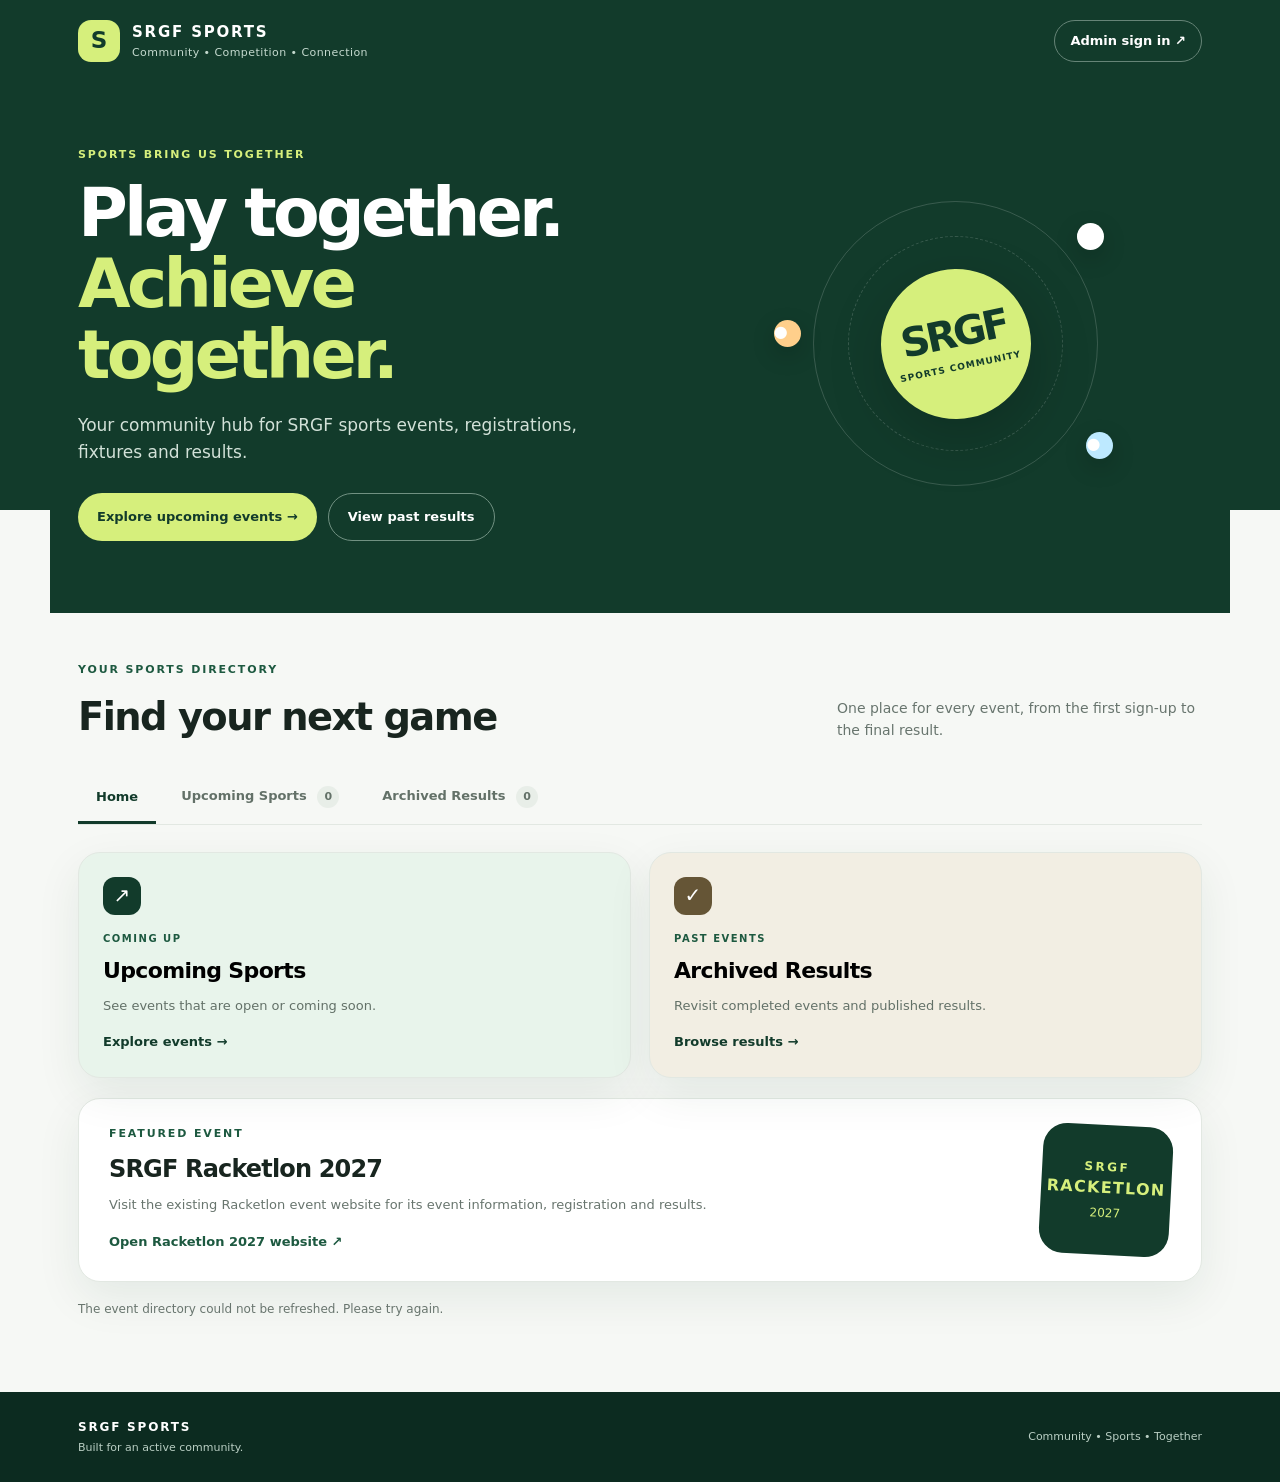
<file: sports/index.html>
<!doctype html>
<html lang="en">
<head>
  <meta charset="utf-8">
  <meta name="viewport" content="width=device-width, initial-scale=1">
  <meta name="theme-color" content="#123b2b">
  <title>SRGF Sports | Community Sports & Results</title>
  <meta name="description" content="Discover upcoming SRGF sports events and browse archived results.">
  <link rel="stylesheet" href="./css/styles.css">
</head>
<body>
  <header class="site-header">
    <div class="header-inner">
      <a class="brand" href="./" aria-label="SRGF Sports home">
        <span class="brand-mark">S</span>
        <span><strong>SRGF SPORTS</strong><small>Community • Competition • Connection</small></span>
      </a>
      <a class="admin-link" href="./admin/">Admin sign in <span aria-hidden="true">↗</span></a>
    </div>
  </header>

  <main>
    <section class="hero">
      <div class="hero-copy">
        <p class="eyebrow">SPORTS BRING US TOGETHER</p>
        <h1>Play together.<br><span>Achieve together.</span></h1>
        <p class="hero-text">Your community hub for SRGF sports events, registrations, fixtures and results.</p>
        <div class="hero-actions">
          <button class="button button-light" data-tab-target="upcoming">Explore upcoming events <span aria-hidden="true">→</span></button>
          <button class="button button-ghost" data-tab-target="archived">View past results</button>
        </div>
      </div>
      <div class="hero-art" aria-hidden="true">
        <div class="orbit orbit-one"></div><div class="orbit orbit-two"></div>
        <div class="sport-ball ball-one">●</div><div class="sport-ball ball-two">●</div><div class="sport-ball ball-three">●</div>
        <div class="hero-stamp"><strong>SRGF</strong><span>SPORTS COMMUNITY</span></div>
      </div>
    </section>

    <section class="content-section" aria-labelledby="section-heading">
      <div class="section-heading">
        <div><p class="eyebrow dark-eyebrow">YOUR SPORTS DIRECTORY</p><h2 id="section-heading">Find your next game</h2></div>
        <p class="section-intro">One place for every event, from the first sign-up to the final result.</p>
      </div>

      <nav class="tabs" aria-label="Sports directory sections" role="tablist">
        <button class="tab active" role="tab" aria-selected="true" aria-controls="home-panel" id="tab-home" data-tab="home">Home</button>
        <button class="tab" role="tab" aria-selected="false" aria-controls="upcoming-panel" id="tab-upcoming" data-tab="upcoming">Upcoming Sports <span id="upcoming-count" class="tab-count">—</span></button>
        <button class="tab" role="tab" aria-selected="false" aria-controls="archived-panel" id="tab-archived" data-tab="archived">Archived Results <span id="archived-count" class="tab-count">—</span></button>
      </nav>

      <section id="home-panel" class="tab-panel" role="tabpanel" aria-labelledby="tab-home">
        <div class="feature-grid">
          <button class="feature-card upcoming-feature" data-tab-target="upcoming">
            <span class="feature-icon">↗</span><span class="feature-label">COMING UP</span><strong>Upcoming Sports</strong><span>See events that are open or coming soon.</span><span class="feature-link">Explore events →</span>
          </button>
          <button class="feature-card archive-feature" data-tab-target="archived">
            <span class="feature-icon">✓</span><span class="feature-label">PAST EVENTS</span><strong>Archived Results</strong><span>Revisit completed events and published results.</span><span class="feature-link">Browse results →</span>
          </button>
        </div>
        <div class="current-event">
          <div class="current-event-copy"><p class="eyebrow dark-eyebrow">FEATURED EVENT</p><h3>SRGF Racketlon 2027</h3><p>Visit the existing Racketlon event website for its event information, registration and results.</p><a class="text-link" href="https://srgf-sports-committee.github.io/SRGF-Racketlon-2027/" target="_blank" rel="noopener noreferrer">Open Racketlon 2027 website ↗</a></div>
          <div class="current-event-badge"><span>SRGF</span><strong>RACKETLON</strong><small>2027</small></div>
        </div>
      </section>

      <section id="upcoming-panel" class="tab-panel" role="tabpanel" aria-labelledby="tab-upcoming" hidden>
        <div class="list-heading"><div><h3>Upcoming sports events</h3><p>Events listed as upcoming in the SRGF Sports directory.</p></div><button class="refresh-button" id="refresh-upcoming" type="button">↻ Refresh</button></div>
        <div id="upcoming-list" class="event-grid"><div class="loading-state">Loading upcoming events…</div></div>
      </section>

      <section id="archived-panel" class="tab-panel" role="tabpanel" aria-labelledby="tab-archived" hidden>
        <div class="list-heading"><div><h3>Archived events & results</h3><p>Completed events and their published result pages.</p></div><button class="refresh-button" id="refresh-archived" type="button">↻ Refresh</button></div>
        <div id="archived-list" class="event-grid"><div class="loading-state">Loading archived events…</div></div>
      </section>

      <p id="directory-status" class="directory-status" role="status" aria-live="polite"></p>
    </section>
  </main>

  <footer class="site-footer"><div><strong>SRGF SPORTS</strong><span>Built for an active community.</span></div><span>Community • Sports • Together</span></footer>
  <script src="./js/app.js"></script>
</body>
</html>
</file>
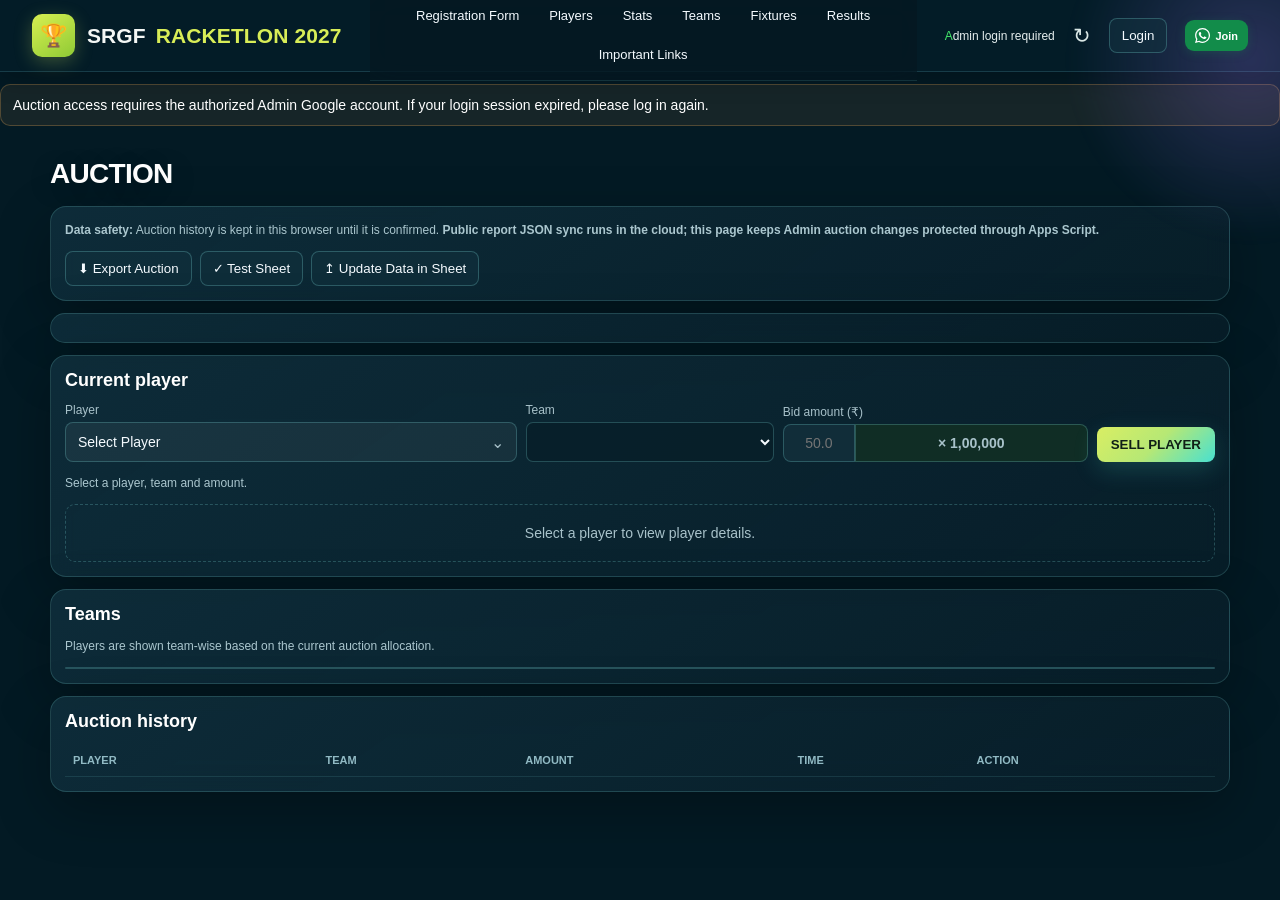
<file: auction.html>
<!doctype html>
<html lang="en">
<head>
<meta charset="utf-8">
<meta name="viewport" content="width=device-width,initial-scale=1">
<title>SRGF Racketlon 2027 — Auction</title>
<link rel="preconnect" href="https://fonts.googleapis.com">
<link rel="preconnect" href="https://fonts.gstatic.com" crossorigin>
<link href="https://fonts.googleapis.com/css2?family=Inter:wght@500&display=swap" rel="stylesheet">
<link rel="stylesheet" href="css/srgf.css">
</head>
<body data-page="auction">
<header class="topbar">
  <div class="brand-wrap"><a href="index.html" style="text-decoration:none"><div class="brand-mark">🏆</div></a><div class="brand">SRGF <span>RACKETLON 2027</span></div></div>
  <nav class="page-nav"></nav>
  <div class="header-actions"><div id="status" class="status">Loading…</div><button id="refreshBtn" class="icon-refresh" title="Refresh">↻</button><div id="authBox" class="auth-box"></div></div>
</header>
<main>
<div id="auctionAccess" class="permission-note hidden">Auction access is restricted to Admin users.</div><section id="auction">
<h1>AUCTION</h1>
<div class="card" style="display:flex;justify-content:space-between;align-items:center;gap:12px;flex-wrap:wrap">
<div class="notice"><strong>Data safety:</strong> Auction history is kept in this browser until it is confirmed. <strong>Public report JSON sync runs in the cloud; this page keeps Admin auction changes protected through Apps Script.</strong></div>
<div style="display:flex;gap:8px;flex-wrap:wrap;align-items:center">
<button class="secondary" id="exportAuctionBtn">⬇ Export Auction</button>
<button class="secondary" id="testSheetBtn">✓ Test Sheet</button>
<button class="secondary" id="syncBtn">↥ Update Data in Sheet</button>
</div>
</div>
<div class="card">
<div class="grid" id="teamMetrics"></div>
</div>
<div class="card">
<h2>Current player</h2>
<div class="formgrid">
<div class="player-select-wrap"><label class="field">Player</label><div class="player-combobox"><button aria-expanded="false" aria-haspopup="listbox" class="player-combobox-display" id="playerSelectDisplay" type="button">Select Player</button><div class="player-dropdown hidden" id="playerDropdown"><input aria-label="Search players in dropdown" autocomplete="off" class="player-dropdown-search" id="playerDropdownSearch" placeholder="Search player..." type="search"/><div class="player-dropdown-options" id="playerDropdownOptions" role="listbox"></div></div><select class="hidden" aria-hidden="true" id="playerSelect"></select></div></div>
<div><label class="field">Team</label><select id="teamSelect"></select></div>
<div><label class="field">Bid amount (₹)</label>
<div class="bid-amount-wrap">
<input aria-label="Bid amount multiplier (1 to 99.9)" autocomplete="off" id="bidInput" inputmode="decimal" placeholder="50.0" type="text"/>
<input aria-label="Automatically applied Indian currency scale" disabled="" id="bidSuffix" type="text" value="× 1,00,000"/>
</div>
<small class="bid-amount-hint" id="bidAmountHint">Enter 1–99.9; one decimal place is allowed.</small>
</div>
<button class="primary" id="sellBtn">SELL PLAYER</button>
</div>
<p class="notice" id="auctionMessage">Select a player, team and amount.</p>
<div class="player-details-empty" id="playerDetails">
      Select a player to view player details.
    </div>
</div>
<div class="card">
<h2>Teams</h2>
<div class="notice">Players are shown team-wise based on the current auction allocation.</div>
<div style="margin-top:12px">
<div class="teams-board" id="auctionTeamsBoard"></div>
</div>
</div>
<div class="card">
<h2>Auction history</h2>
<table><thead><tr><th>Player</th><th>Team</th><th>Amount</th><th>Time</th><th>Action</th></tr></thead>
<tbody id="historyBody"></tbody></table>
</div>
</section>

</main>
<script src="js/config.js?v=20260929-auth1"></script>
<script src="js/common.js?v=20261124-no-auto-refresh"></script>
<script src="js/auth.js?v=20261012-whatsapp3"></script>
<script src="js/auction.js?v=20261011-githubphoto-idfirst6"></script>
</body>
</html>
</file>
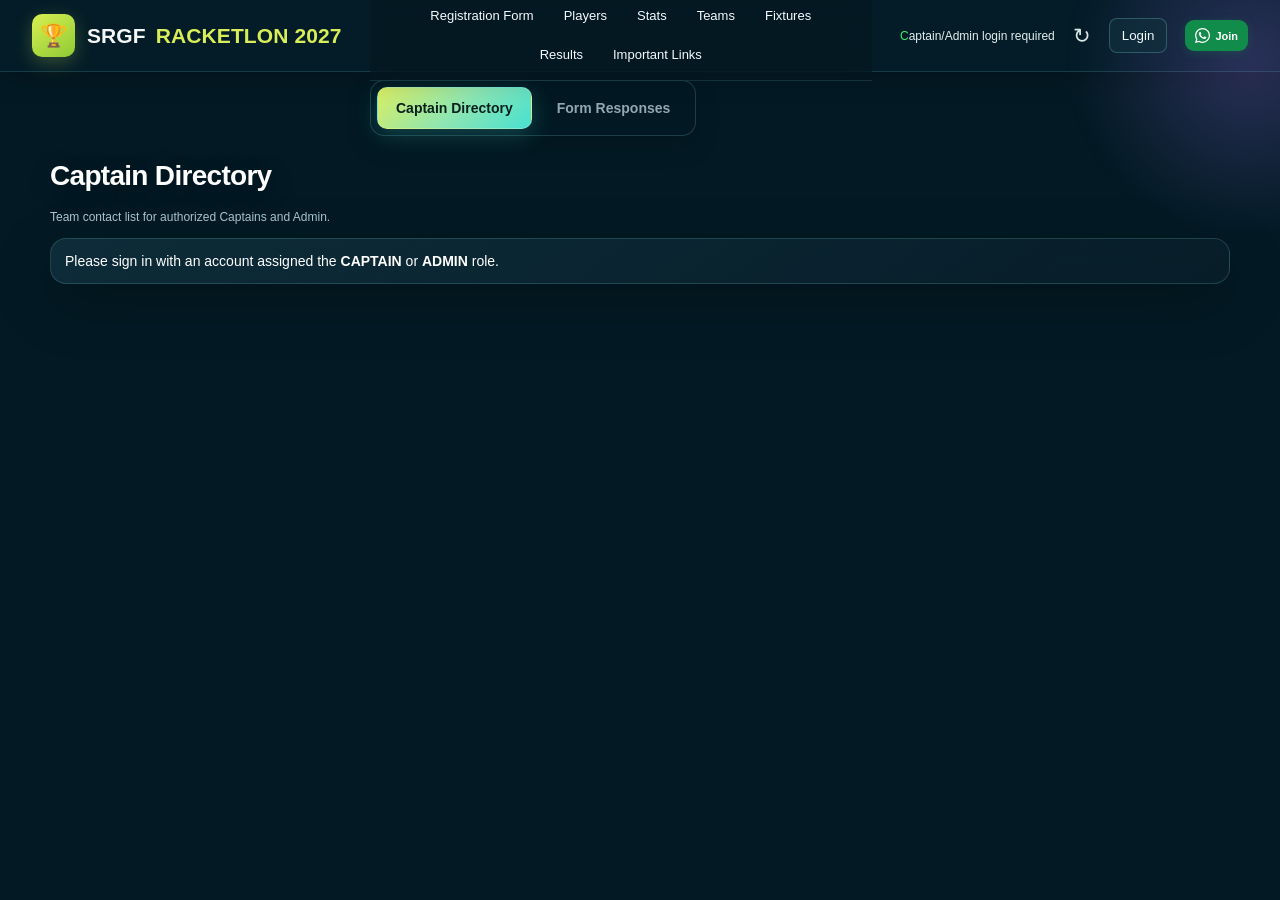
<file: captains.html>
<!doctype html>
<html lang="en">
<head>
<meta charset="utf-8">
<meta name="viewport" content="width=device-width,initial-scale=1">
<title>SRGF Racketlon 2027 — Captain Directory</title>
<link rel="stylesheet" href="css/srgf.css">
<style>
.captain-filters{display:grid;grid-template-columns:repeat(2,minmax(0,1fr));gap:16px;align-items:end;margin-bottom:12px}
.captain-filter-field{min-width:0;position:relative}
.captain-filter-field>label{display:block;margin-bottom:7px;font-size:.85rem;color:#b9d3cd}
.captain-filter-field select,.captain-player-trigger{width:100%;min-width:0;box-sizing:border-box;padding:10px 12px;border-radius:10px;border:1px solid rgba(126,220,219,.25);background:#102b2b;color:#fff;outline:none;font:inherit;text-align:left}
.captain-player-trigger{cursor:pointer;display:flex;align-items:center;justify-content:space-between;gap:8px}
.captain-player-trigger:focus,.captain-filter-field select:focus{border-color:var(--accent);box-shadow:0 0 0 2px rgba(217,238,99,.16)}
.captain-player-dropdown{position:absolute;z-index:1000;top:calc(100% + 6px);left:0;right:0;padding:8px;border:1px solid rgba(126,220,219,.25);border-radius:10px;background:#0b2427;box-shadow:0 14px 35px rgba(0,0,0,.35)}
.captain-player-dropdown.hidden{display:none!important}
.captain-player-search{width:100%;box-sizing:border-box;padding:9px 10px;margin-bottom:7px;border:1px solid rgba(126,220,219,.25);border-radius:8px;background:#102b2b;color:#fff;outline:none;font:inherit}
.captain-player-options{max-height:240px;overflow:auto}
.captain-player-option{display:block;width:100%;border:0;background:transparent;color:#dce9e6;padding:9px 10px;border-radius:7px;text-align:left;cursor:pointer;font:inherit}
.captain-player-option:hover,.captain-player-option.active{background:rgba(126,220,219,.12);color:#fff}
.captain-player-no-match{padding:9px 10px;color:#a8c2ca;font-size:.9rem}
@media(max-width:600px){.captain-filters{grid-template-columns:1fr;gap:12px}}
.captain-tabs{display:flex!important;gap:6px!important;flex-wrap:nowrap!important;width:fit-content;max-width:100%;box-sizing:border-box;padding:6px;margin-top:0!important;margin-bottom:0!important;margin-left:0!important;transform:translate(370px, 8px);background:rgba(4,25,35,.72);border:1px solid rgba(126,220,219,.20);border-radius:14px;box-shadow:0 10px 25px rgba(0,0,0,.18)}
.form-response-filters{display:flex;align-items:end;gap:12px;flex-wrap:wrap}.form-response-filter-field{min-width:180px}.form-response-filter-field label{display:block;margin-bottom:7px;font-size:.85rem;color:#b9d3cd}.form-response-filter-field select{width:100%;box-sizing:border-box;padding:10px 12px;border-radius:10px;border:1px solid rgba(126,220,219,.25);background:#102b2b;color:#fff;font:inherit}.form-response-photo-column{width:90px!important;max-width:90px!important;min-width:90px!important;box-sizing:border-box;white-space:nowrap;overflow:hidden;text-overflow:ellipsis}.form-response-photo-column img{display:block;max-width:64px!important;max-height:48px!important;object-fit:cover}
.captain-tabs .btn{min-height:42px!important;padding:11px 18px!important;border:1px solid transparent!important;border-radius:10px!important;background:transparent!important;color:#91a8b0!important;font-size:14px!important;font-weight:800!important;cursor:pointer;box-shadow:none!important}
.captain-tabs .btn.btn-primary{color:#09201d!important;background:linear-gradient(135deg,#d9ee63,#8ee6b2 52%,#48e0d1)!important;border-color:rgba(255,255,255,.15)!important;box-shadow:0 7px 22px rgba(72,224,209,.22)!important}
@media(max-width:520px){.captain-tabs{width:100%;box-sizing:border-box}.captain-tabs .btn{flex:1;min-width:0;padding:10px 12px!important}}
</style>
</head>
<body data-page="captains">
<header class="topbar">
  <div class="brand-wrap"><a href="index.html" style="text-decoration:none"><div class="brand-mark">🏆</div></a><div class="brand">SRGF <span>RACKETLON 2027</span></div></div>
  <nav class="page-nav"></nav>
  <div class="header-actions"><div><div id="status" class="status">Checking access…</div></div><button id="refreshBtn" class="icon-refresh" title="Refresh">↻</button><div id="authBox" class="auth-box"></div></div>
</header>
<main>

<div class="captain-tabs" role="tablist" aria-label="Captain Directory views" style="margin-bottom:0">
  <button type="button" id="captainDirectoryTab" class="btn btn-primary" role="tab" aria-selected="true" aria-controls="captainDirectory" >Captain Directory</button>
  <button type="button" id="captainFormResponsesTab" class="btn" role="tab" aria-selected="false" aria-controls="captainFormResponses">Form Responses</button>
</div>
<section id="captainDirectory">

  <h1>Captain Directory</h1>
  <p class="notice">Team contact list for authorized Captains and Admin.</p>
  <div id="captainAccessMessage" class="card">Checking access…</div>
  <div id="captainTableCard" class="card hidden">
    <div class="captain-filters">
      <div class="captain-filter-field">
        <label for="captainTeamFilter">Team Name</label>
        <select id="captainTeamFilter"><option value="">All Teams</option></select>
      </div>
      <div class="captain-filter-field" id="captainPlayerFilterWrap">
        <label for="captainPlayerTrigger">Player Name</label>
        <button type="button" id="captainPlayerTrigger" class="captain-player-trigger" aria-haspopup="listbox" aria-expanded="false"><span id="captainPlayerSelected">All Players</span><span aria-hidden="true">⌄</span></button>
        <div id="captainPlayerDropdown" class="captain-player-dropdown hidden">
          <input id="captainPlayerSearch" class="captain-player-search" type="search" placeholder="Search player name…" autocomplete="off" aria-label="Search player names">
          <div id="captainPlayerOptions" class="captain-player-options" role="listbox" aria-label="Player names"></div>
        </div>
      </div>
    </div>
    <div style="display:flex;justify-content:space-between;align-items:center;gap:12px;flex-wrap:wrap;margin:8px 0 12px"><p id="captainFilterCount" class="notice" aria-live="polite" style="margin:0"></p><div style="display:flex;gap:10px;flex-wrap:wrap"><button type="button" id="captainExportBtn" class="btn btn-primary" style="padding:12px 20px;font-size:1rem;font-weight:600;min-height:44px">Export CSV</button></div></div>
    <div style="overflow-x:auto">
      <table>
        <thead><tr><th>Team Name</th><th>Player Name</th><th>Mobile (Transaction Code)</th></tr></thead>
        <tbody id="captainPlayersBody"></tbody>
      </table>
    </div>
  </div>
</section>

<section id="captainFormResponses" class="hidden" role="tabpanel" aria-labelledby="captainFormResponsesTab">
  <h1>Form Responses</h1>
  <p class="notice">Imported view of the Form Responses 1 sheet. The source sheet is not modified.</p>
  <div id="formResponsesMessage" class="card">Open this tab to load form responses.</div>
  <div id="formResponsesCard" class="card hidden">
    <div style="display:flex;justify-content:space-between;align-items:center;gap:12px;flex-wrap:wrap;margin:8px 0 12px">
      <div class="form-response-filters"><div class="form-response-filter-field" id="captainNominationFilterWrap"><label for="captainNominationFilter">Captain?</label><select id="captainNominationFilter"><option value="">All Responses</option><option value="captain">Captain</option><option value="vice-captain">Vice Captain</option><option value="player">Player</option></select></div><p id="formResponsesCount" class="notice" style="margin:0"></p></div>
      <button type="button" id="captainFormResponsesExportBtn" class="btn btn-primary" style="padding:12px 20px;font-size:1rem;font-weight:600;min-height:44px">Export Form Responses CSV</button>
    </div>
    <div style="overflow-x:auto"><table><thead id="formResponsesHead"></thead><tbody id="formResponsesBody"></tbody></table></div>
  </div>
</section>
</main>
<script src="js/config.js?v=20260929-auth1"></script>
<script src="js/common.js?v=20261124-no-auto-refresh"></script>
<script src="js/auth.js?v=20261012-whatsapp3"></script>
<script src="js/captains.js?v=20261012-cachefirst1"></script>
</body>
</html>
</file>
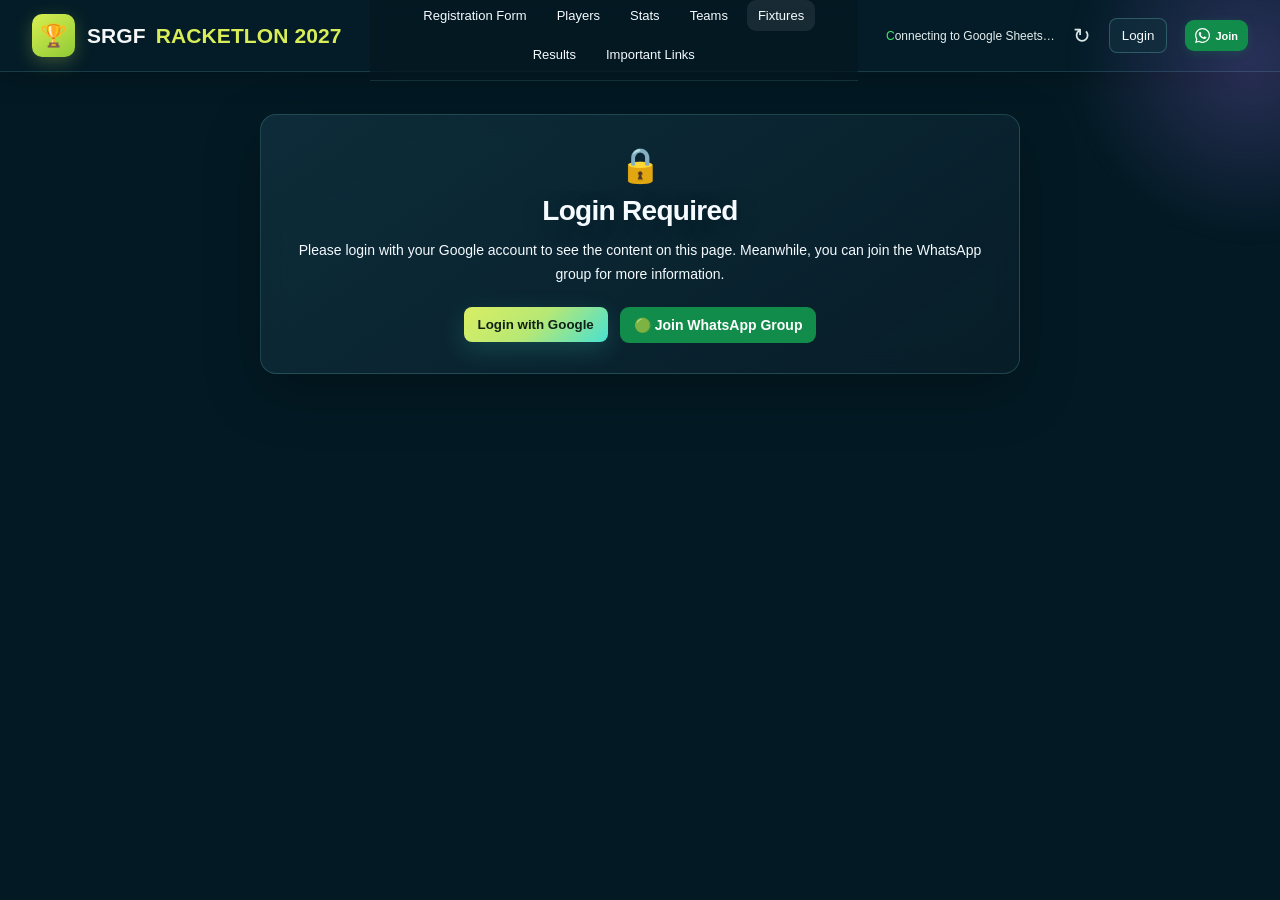
<file: fixtures.html>
<!doctype html>
<html lang="en">
<head>
<meta charset="utf-8">
<meta name="viewport" content="width=device-width,initial-scale=1">
<title>SRGF Racketlon 2027 — Fixtures</title>
<link rel="stylesheet" href="css/srgf.css">
<style>html.srgf-login-gate-pending main{visibility:hidden}</style>
<script>document.documentElement.classList.add("srgf-login-gate-pending");</script>
<link rel="preconnect" href="https://fonts.googleapis.com">
<link rel="preconnect" href="https://fonts.gstatic.com" crossorigin>
<link href="https://fonts.googleapis.com/css2?family=Inter:wght@500&display=swap" rel="stylesheet">
</head>
<body>
<header class="topbar">
  <div class="brand-wrap"><a href="index.html" style="text-decoration:none"><div class="brand-mark">🏆</div></a><div class="brand">SRGF <span>RACKETLON 2027</span></div></div>
  <nav class="page-nav"></nav>
  <div class="header-actions"><div><div id="status" class="status">Loading…</div><div id="dataFreshness" class="data-freshness">Checking data freshness…</div></div><button id="refreshBtn" class="icon-refresh" title="Refresh">↻</button><div id="authBox" class="auth-box"></div></div>
</header>
<main>
<section id="fixtures">
<h1>Fixtures</h1>
<div class="card">
<div class="fixture-summary-grid">
<div class="fixture-summary-card fixture-summary-completed">
<span>Matches Completed</span>
<strong id="fixtureCompletedCount">0</strong>
</div>
<div class="fixture-summary-card fixture-summary-pending">
<span>Matches Pending</span>
<strong id="fixturePendingCount">0</strong>
</div>
</div>
<div class="fixture-filter-row">
<div>
<label for="fixtureStatusFilter"><strong>Filter by Status</strong></label>
<select id="fixtureStatusFilter">
<option value="">All Matches</option>
<option value="completed">Completed</option>
<option value="pending">Pending</option>
</select>
</div>
<div>
<label for="fixtureTeamFilter"><strong>Filter by Team</strong></label>
<select id="fixtureTeamFilter">
<option value="">All Teams</option>
</select>
</div>
<div>
<label for="fixtureSportFilter"><strong>Filter by Sport</strong></label>
<select id="fixtureSportFilter">
<option value="">All Sports</option>
</select>
</div>
<div>
<label for="fixtureTierFilter"><strong>Filter by Tier</strong></label>
<select id="fixtureTierFilter">
<option value="">All Tiers</option>
</select>
</div>
<div class="fixture-player-filter-wrap">
<label for="fixturePlayerFilterButton"><strong>Filter by Player</strong></label>
<select aria-hidden="true" class="fixture-player-native-select" id="fixturePlayerFilter" tabindex="-1">
<option value="">All Players</option>
</select>
<button aria-expanded="false" aria-haspopup="listbox" class="fixture-player-filter-button" id="fixturePlayerFilterButton" type="button">All Players <span class="fixture-player-chevron">⌄</span></button>
<div class="fixture-player-dropdown hidden" id="fixturePlayerDropdown">
<input aria-label="Search fixture player" autocomplete="off" id="fixturePlayerSearch" placeholder="Search player..." type="search"/>
<div class="fixture-player-options" id="fixturePlayerOptions" role="listbox"></div>
</div>
</div>

</div>
<div style="display:flex;align-items:center;justify-content:space-between;gap:12px;margin:0 0 8px;flex-wrap:wrap">
<div id="fixtureTeamLegend" style="display:none;margin:0;font-size:13px;line-height:1.6;color:#8edce8;font-weight:700;letter-spacing:.1px"></div>
<div id="clearResultsAdminBar" style="display:none;margin:0;text-align:right;align-items:center;gap:8px"><button id="updateAllResultsBtn" type="button" style="background:#167a63;color:#fff;border:0;border-radius:8px;padding:10px 14px;font-weight:700;cursor:pointer">Update Results</button><button id="clearAllResultsBtn" type="button" style="background:#b42318;color:#fff;border:0;border-radius:8px;padding:10px 14px;font-weight:700;cursor:pointer">Clear All Results</button><button id="exportFixturesBtn" type="button" style="display:none;background:#245b85;color:#fff;border:0;border-radius:8px;padding:10px 14px;font-weight:700;cursor:pointer">Export Fixtures</button></div>
</div>
<div class="notice" id="fixtureMessage">Loading fixture data …</div>
<div class="table-wrap">
<table id="fixturesTable">
<thead id="fixturesHead"></thead>
<tbody id="fixturesBody"></tbody>
</table>
</div>
</div>
</section>
<div id="resultModal" class="modal hidden"><div class="modal-card"><div class="modal-head"><div><h2 class="modal-title">Enter Result</h2><p>Scores are saved to the shared Google Sheet.</p></div><button id="closeResultBtn" class="close">×</button></div><div class="games"></div><div class="modal-actions"><button id="saveFixtureBtn" class="primary">Save Result</button></div></div></div>
</main>
<script src="js/config.js?v=20260929-auth1"></script>
<script src="js/common.js?v=20261124-fixture-cache-write-through"></script>
<script src="js/auth.js?v=20261012-whatsapp3"></script>
<script src="js/login-gate.js?v=20261012-2"></script>
<script src="js/fixtures.js?v=20261125-show-points-column"></script>
</body>
</html>
</file>
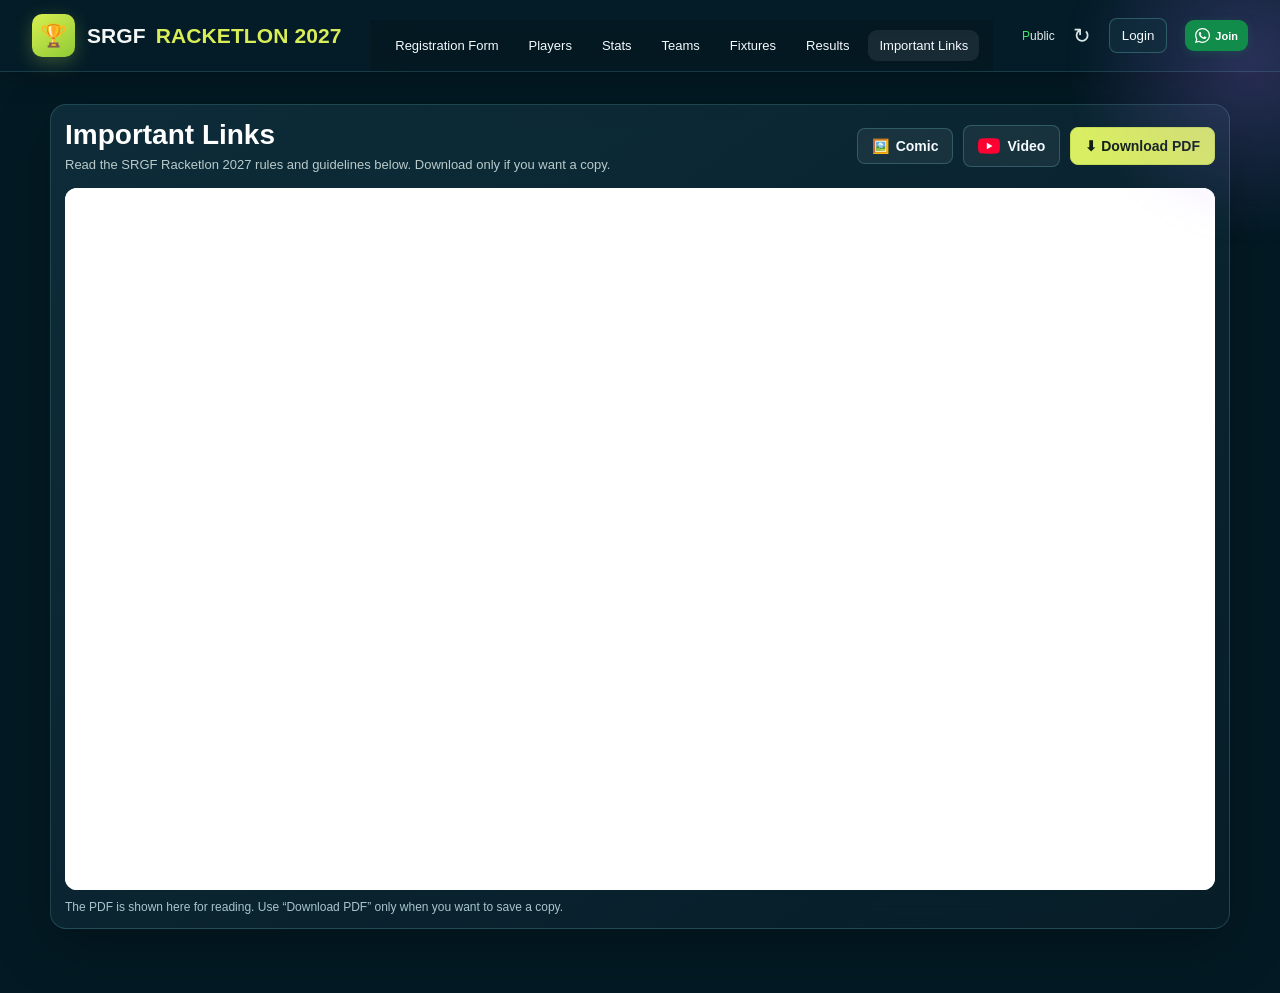
<file: important-links.html>
<!doctype html>
<html lang="en">
<head>
<meta charset="utf-8">
<meta name="viewport" content="width=device-width,initial-scale=1">
<title>SRGF Racketlon 2027 — Important Links</title>
<link rel="stylesheet" href="css/srgf.css">
<style>
.page-card{max-width:1200px;margin:32px auto;}
.important-header{display:flex;align-items:center;justify-content:space-between;gap:16px;margin-bottom:16px;flex-wrap:wrap}
.important-header h1{margin:0 0 6px}
.important-header p{margin:0;color:#b9cbca;font-size:13px}
.important-actions{display:flex;align-items:center;justify-content:flex-end;gap:10px;flex-wrap:wrap}.video-link{display:inline-flex;align-items:center;justify-content:center;gap:7px;white-space:nowrap;text-decoration:none;background:rgba(255,255,255,.06);color:var(--text);border:1px solid var(--line);border-radius:8px;padding:9px 14px;font-weight:800}.video-link:hover{background:rgba(255,255,255,.12)}.youtube-icon{width:22px;height:22px;display:block;flex:0 0 auto}.download-pdf{display:inline-flex;align-items:center;justify-content:center;white-space:nowrap;text-decoration:none;background:#d9ee63;color:#102017;border:1px solid #c5dd55;border-radius:8px;padding:10px 14px;font-weight:800}
.download-pdf:hover{filter:brightness(1.06)}
.pdf-preview{width:100%;height:min(78vh,850px);min-height:650px;overflow:hidden;border-radius:12px;background:#fff}
.pdf-preview iframe{display:block;width:100%;height:100%;border:0;background:#fff}
.preview-note{margin-top:10px;color:#a9c5cc;font-size:12px}
@media(max-width:700px){.page-card{margin:20px 10px}.pdf-preview{height:75vh;min-height:600px}.important-actions{width:100%;justify-content:flex-start}}
</style>
</head>
<body data-page="importantLinks">
<header class="topbar">
  <div class="brand-wrap" title="Go to Home">
    <div class="brand-mark">🏆</div>
    <div class="brand">SRGF <span>RACKETLON 2027</span></div>
  </div>
  <nav class="page-nav"></nav>
  <div class="header-actions">
    <div id="status" class="status">Public</div>
    <button id="refreshBtn" class="icon-refresh" title="Refresh">↻</button>
    <div id="authBox" class="auth-box"></div>
  </div>
</header>
<main>
<section class="page-card">
  <div class="card">
    <div class="important-header">
      <div>
        <h1>Important Links</h1>
        <p>Read the SRGF Racketlon 2027 rules and guidelines below. Download only if you want a copy.</p>
      </div>
      <div class="important-actions">
        <a class="video-link" href="https://raw.githubusercontent.com/srgf-sports-committee/SRGF-Racketlon-2027/main/Format_Comic.jpeg" target="_blank" rel="noopener noreferrer" aria-label="View comic format image"><span aria-hidden="true">🖼️</span><span>Comic</span></a>
        <a class="video-link" href="https://www.youtube.com/watch?si=_PCbpbVyzX91Wgo4&amp;v=TROFhDGvQ6o&amp;feature=youtu.be" target="_blank" rel="noopener noreferrer" aria-label="Watch video on YouTube"><svg class="youtube-icon" viewBox="0 0 24 24" aria-hidden="true"><path fill="#FF0033" d="M23.5 6.2a3 3 0 0 0-2.1-2.1C19.5 3.6 12 3.6 12 3.6s-7.5 0-9.4.5A3 3 0 0 0 .5 6.2 31 31 0 0 0 0 12a31 31 0 0 0 .5 5.8 3 3 0 0 0 2.1 2.1c1.9.5 9.4.5 9.4.5s7.5 0 9.4-.5a3 3 0 0 0 2.1-2.1A31 31 0 0 0 24 12a31 31 0 0 0-.5-5.8Z"/><path fill="#fff" d="m9.6 15.6 6.2-3.6-6.2-3.6v7.2Z"/></svg><span>Video</span></a>
        <a class="download-pdf" href="https://raw.githubusercontent.com/srgf-sports-committee/SRGF-Racketlon-2027/main/SRGF%20Racketlon%202027%20Rules.pdf" download="SRGF Racketlon 2027 Rules.pdf">⬇ Download PDF</a>
      </div>
    </div>
    <div class="pdf-preview">
      <iframe
        src="https://mozilla.github.io/pdf.js/web/viewer.html?file=https://raw.githubusercontent.com/srgf-sports-committee/SRGF-Racketlon-2027/main/SRGF%20Racketlon%202027%20Rules.pdf"
        title="SRGF Racketlon 2027 Rules PDF preview"
        loading="lazy"></iframe>
    </div>
    <div class="preview-note">The PDF is shown here for reading. Use “Download PDF” only when you want to save a copy.</div>
  </div>
</section>
</main>
<script src="js/config.js?v=20260929-auth1"></script>
<script src="js/common.js?v=20261124-no-auto-refresh"></script>
<script src="js/auth.js?v=20261012-whatsapp3"></script>
<script>
document.addEventListener("DOMContentLoaded",()=>{
  SRGFAuth.init();
  SRGF.nav("importantLinks");
  document.getElementById("refreshBtn")?.addEventListener("click",()=>location.reload());
});
</script>
</body>
</html>
</file>
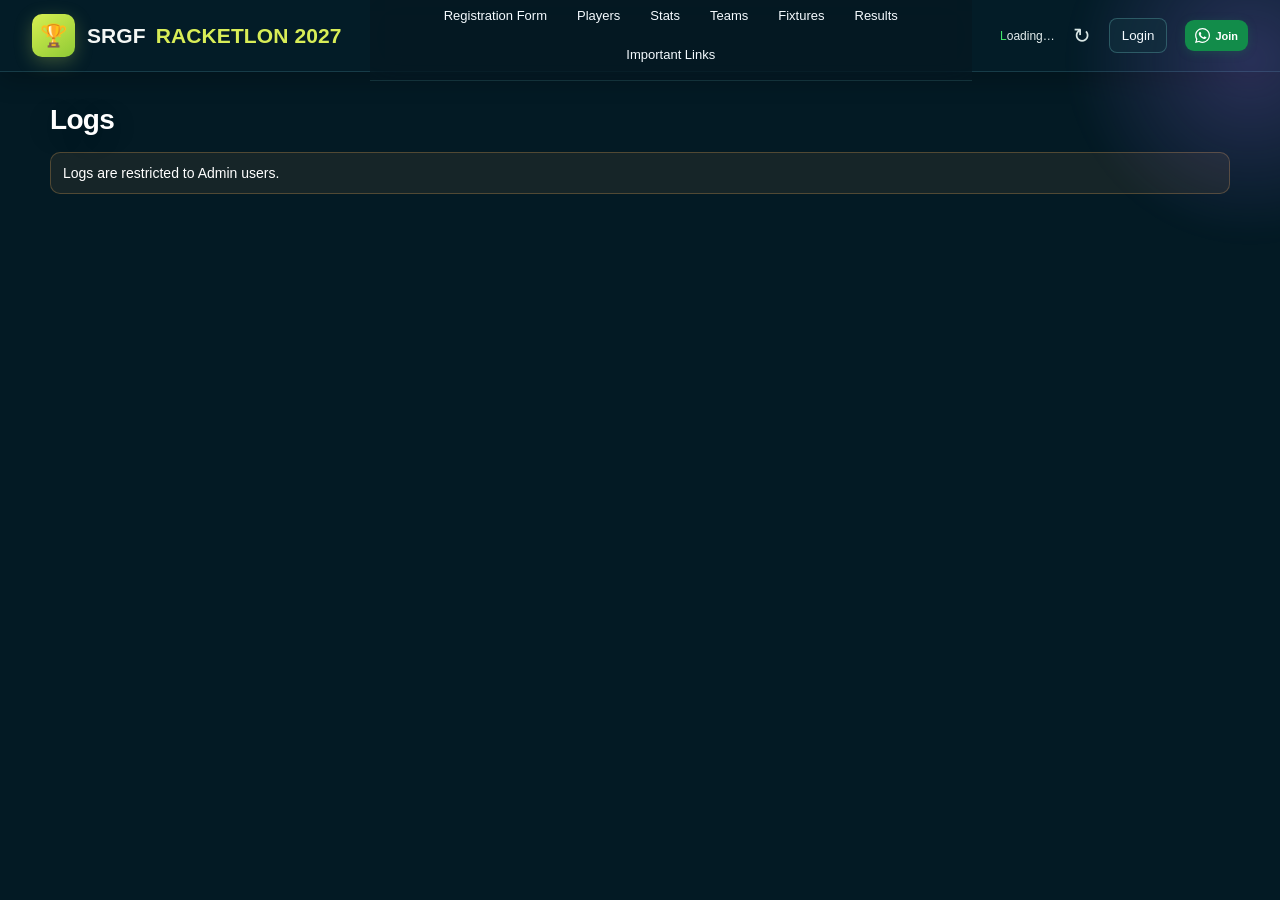
<file: logs.html>
<!doctype html>
<html lang="en">
<head>
<meta charset="utf-8">
<meta name="viewport" content="width=device-width,initial-scale=1">
<title>SRGF Racketlon 2027 — Logs</title>
<link rel="stylesheet" href="css/srgf.css">
</head>
<body data-page="logs">
<header class="topbar">
  <div class="brand-wrap"><a href="index.html" style="text-decoration:none"><div class="brand-mark">🏆</div></a><div class="brand">SRGF <span>RACKETLON 2027</span></div></div>
  <nav class="page-nav"></nav>
  <div class="header-actions"><div id="status" class="status">Loading…</div><button id="refreshBtn" class="icon-refresh" title="Refresh">↻</button><div id="authBox" class="auth-box"></div></div>
</header>
<main>
<section id="logs">
<h1>Logs</h1>
<div id="logsAccess" class="permission-note hidden">Logs are restricted to Admin users.</div>
<div class="card" id="logsCard">
<div class="logs-toolbar">
  <div>
    <label for="logsActionFilter"><strong>Filter by Action</strong></label>
    <select id="logsActionFilter"><option value="">All Actions</option></select>
  </div>
  <div>
    <label for="logsUserFilter"><strong>Filter by User</strong></label>
    <select id="logsUserFilter"><option value="">All Users</option></select>
  </div>
  <button class="secondary" id="logsRefreshBtn" type="button">↻ Refresh Logs</button>
</div>
<div class="notice" id="logsMessage">Loading logs…</div>
<div class="table-wrap">
<table id="logsTable">
<thead><tr><th>Date / Time</th><th>User</th><th>Email</th><th>Role</th><th>Action</th><th>Target</th><th>Details</th></tr></thead>
<tbody id="logsBody"></tbody>
</table>
</div>
</div>
</section>
</main>
<script src="js/config.js?v=20260929-auth1"></script>
<script src="js/common.js?v=20261124-no-auto-refresh"></script>
<script src="js/auth.js?v=20261012-whatsapp3"></script>
<script src="js/logs.js?v=20260929-logs1"></script>
</body>
</html>
</file>
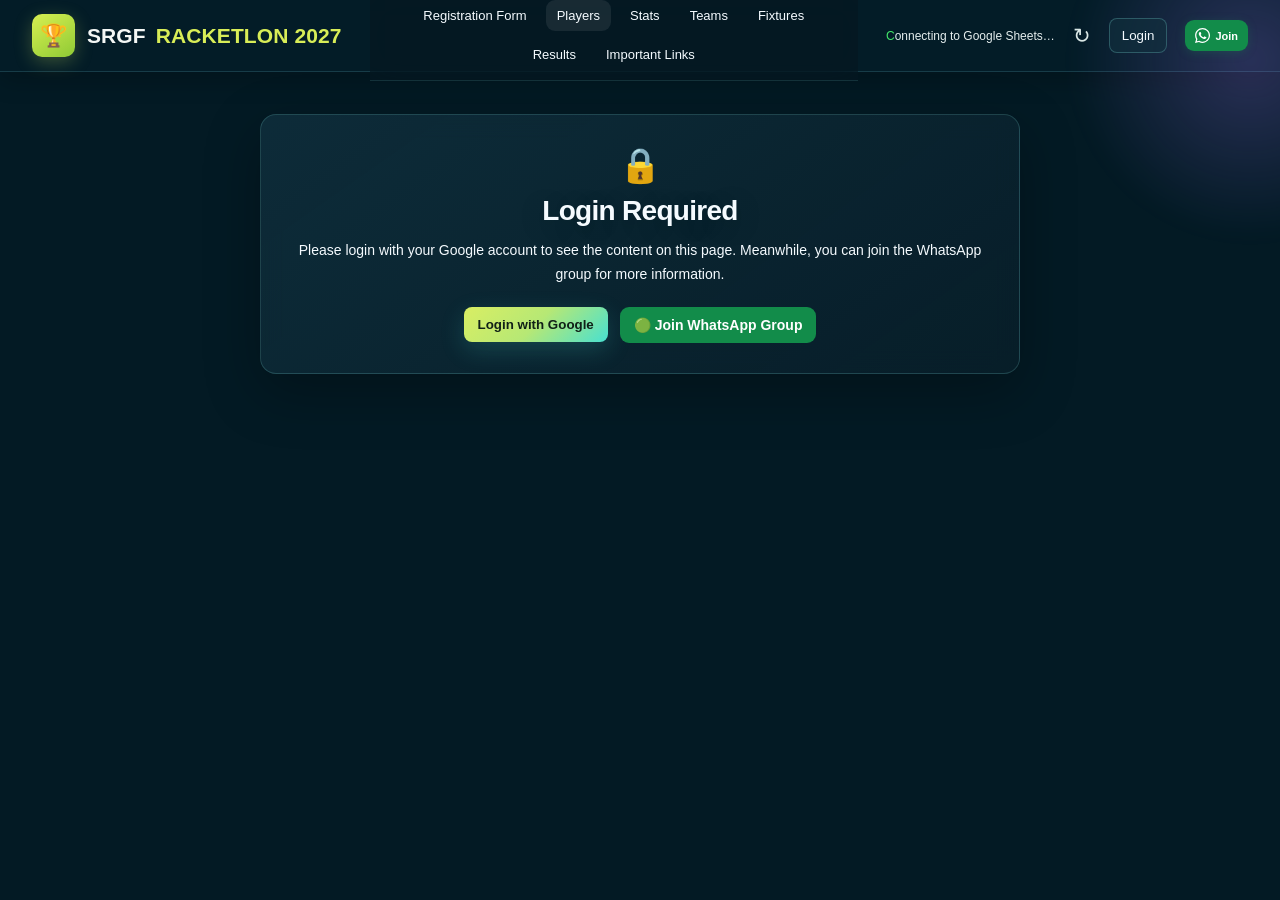
<file: players.html>
<!doctype html>
<html lang="en">
<head>
<meta charset="utf-8">
<meta name="viewport" content="width=device-width,initial-scale=1">
<title>SRGF Racketlon 2027 — Players</title>
<link rel="stylesheet" href="css/srgf.css">
<style>html.srgf-login-gate-pending main{visibility:hidden}</style>
<script>document.documentElement.classList.add("srgf-login-gate-pending");</script>
</head>
<body>
<header class="topbar">
  <div class="brand-wrap"><a href="index.html" style="text-decoration:none"><div class="brand-mark">🏆</div></a><div class="brand">SRGF <span>RACKETLON 2027</span></div></div>
  <nav class="page-nav"></nav>
  <div class="header-actions"><div><div id="status" class="status">Loading…</div><div id="dataFreshness" class="data-freshness">Checking data freshness…</div></div><button id="refreshBtn" class="icon-refresh" title="Refresh">↻</button><div id="authBox" class="auth-box"></div></div>
</header>
<main>
<section id="players">
<h1>Players</h1>
<div class="card">
<div class="players-filters">
  <div class="player-select-wrap">
    <label class="field" for="playerNameButton">Player Name</label>
    <div class="player-combobox" id="playerNameCombo">
      <button type="button" id="playerNameButton" class="player-combobox-display" aria-haspopup="listbox" aria-expanded="false">All Players</button>
      <div id="playerNameDropdown" class="player-dropdown hidden">
        <input id="playerNameSearch" class="player-dropdown-search" type="search" placeholder="Search player name…" autocomplete="off" aria-label="Search player name">
        <div id="playerNameOptions" class="player-dropdown-options" role="listbox"></div>
      </div>
    </div>
  </div>
  <div><label class="field" for="categoryFilter">Category</label><select id="categoryFilter"><option value="">All Categories</option></select></div>
  <div><label class="field" for="priority1Filter">Priority 1</label><select id="priority1Filter"><option value="">All Priority 1</option></select></div>
  <div><label class="field" for="sportFilter">Sport</label><select id="sportFilter"><option value="">All Sports</option><option value="badminton">Badminton</option><option value="tt">Table Tennis</option><option value="tennis">Lawn Tennis</option><option value="pickle">Pickle Ball</option></select></div>
  <div class="skill-filter-wrap">
    <label class="field" for="skillFilterButton">Skill</label>
    <button type="button" id="skillFilterButton" class="skill-filter-button" aria-haspopup="true" aria-expanded="false">All Skills</button>
    <div id="skillFilterDropdown" class="skill-filter-dropdown hidden">
      <div id="skillFilterOptions" class="skill-filter-options"></div>
    </div>
  </div>
  <div><label class="field" for="teamFilter">Team</label><select id="teamFilter"><option value="">All Teams</option></select></div>
</div>
<div id="playersResultCount" class="players-result-count" aria-live="polite"></div>
<div class="result-table-wrap"><table><thead><tr><th>ID</th><th>Name</th><th>Category</th><th>Priority 1</th><th>Badminton</th><th>TT</th><th>Tennis</th><th>Pickleball</th><th>Team</th></tr></thead>
<tbody id="playersBody"></tbody></table></div>
</div>
<style>
.players-filters{display:grid;grid-template-columns:repeat(6,minmax(0,1fr));gap:12px;align-items:end;margin-bottom:12px}
.players-filters>div{min-width:0}.players-result-count{color:var(--muted);font-size:12px;margin:0 0 8px}
.skill-filter-wrap{position:relative}
.skill-filter-button{display:block;width:100%;box-sizing:border-box;min-height:38px;margin:0;padding:10px 30px 10px 10px;text-align:left;font-family:inherit;font-size:14px;font-weight:normal;line-height:normal;color:var(--text);background:rgba(7,31,42,.76);border:1px solid rgba(126,220,219,.25);border-radius:7px;outline:none;cursor:pointer;position:relative}
.skill-filter-button:after{content:"";position:absolute;right:12px;top:50%;width:0;height:0;border-left:4px solid transparent;border-right:4px solid transparent;border-top:5px solid var(--text);transform:translateY(-25%)}
.skill-filter-button:focus{border-color:var(--cyan);box-shadow:0 0 0 3px rgba(72,224,209,.10)}
.skill-filter-dropdown{position:absolute;left:0;right:0;top:calc(100% + 6px);z-index:50;background:var(--panel,#12352a);border:1px solid var(--line);border-radius:9px;box-shadow:0 14px 30px rgba(0,0,0,.35);padding:8px;max-height:320px;overflow:auto;color:var(--text);text-align:left}
.skill-filter-options{display:grid;gap:2px;width:100%;text-align:left}
.skill-filter-option{display:flex;width:100%;align-items:center;justify-content:flex-start;gap:8px;padding:9px 10px;border:0;border-radius:6px;background:transparent;color:var(--text);font:inherit;font-size:14px;text-align:left;cursor:pointer;box-sizing:border-box}
.skill-filter-option:hover{background:rgba(217,238,99,.12)}
.skill-filter-option input[type="checkbox"]{display:block;flex:0 0 16px;width:16px!important;height:16px;margin:0;padding:0;accent-color:var(--accent);cursor:pointer}
.skill-filter-option span{display:block;flex:1;min-width:0;text-align:left}
@media(max-width:1000px){.players-filters{grid-template-columns:repeat(3,minmax(0,1fr))}}
@media(max-width:700px){.players-filters{grid-template-columns:1fr}}
</style>
</section>

</main>
<script src="js/config.js?v=20260929-auth1"></script>
<script src="js/common.js?v=20261124-no-auto-refresh"></script>
<script src="js/auth.js?v=20261012-whatsapp3"></script>
<script src="js/login-gate.js?v=20261012-2"></script>
<script src="js/players.js?v=20261124-player-filter-order"></script>
</body>
</html>
</file>
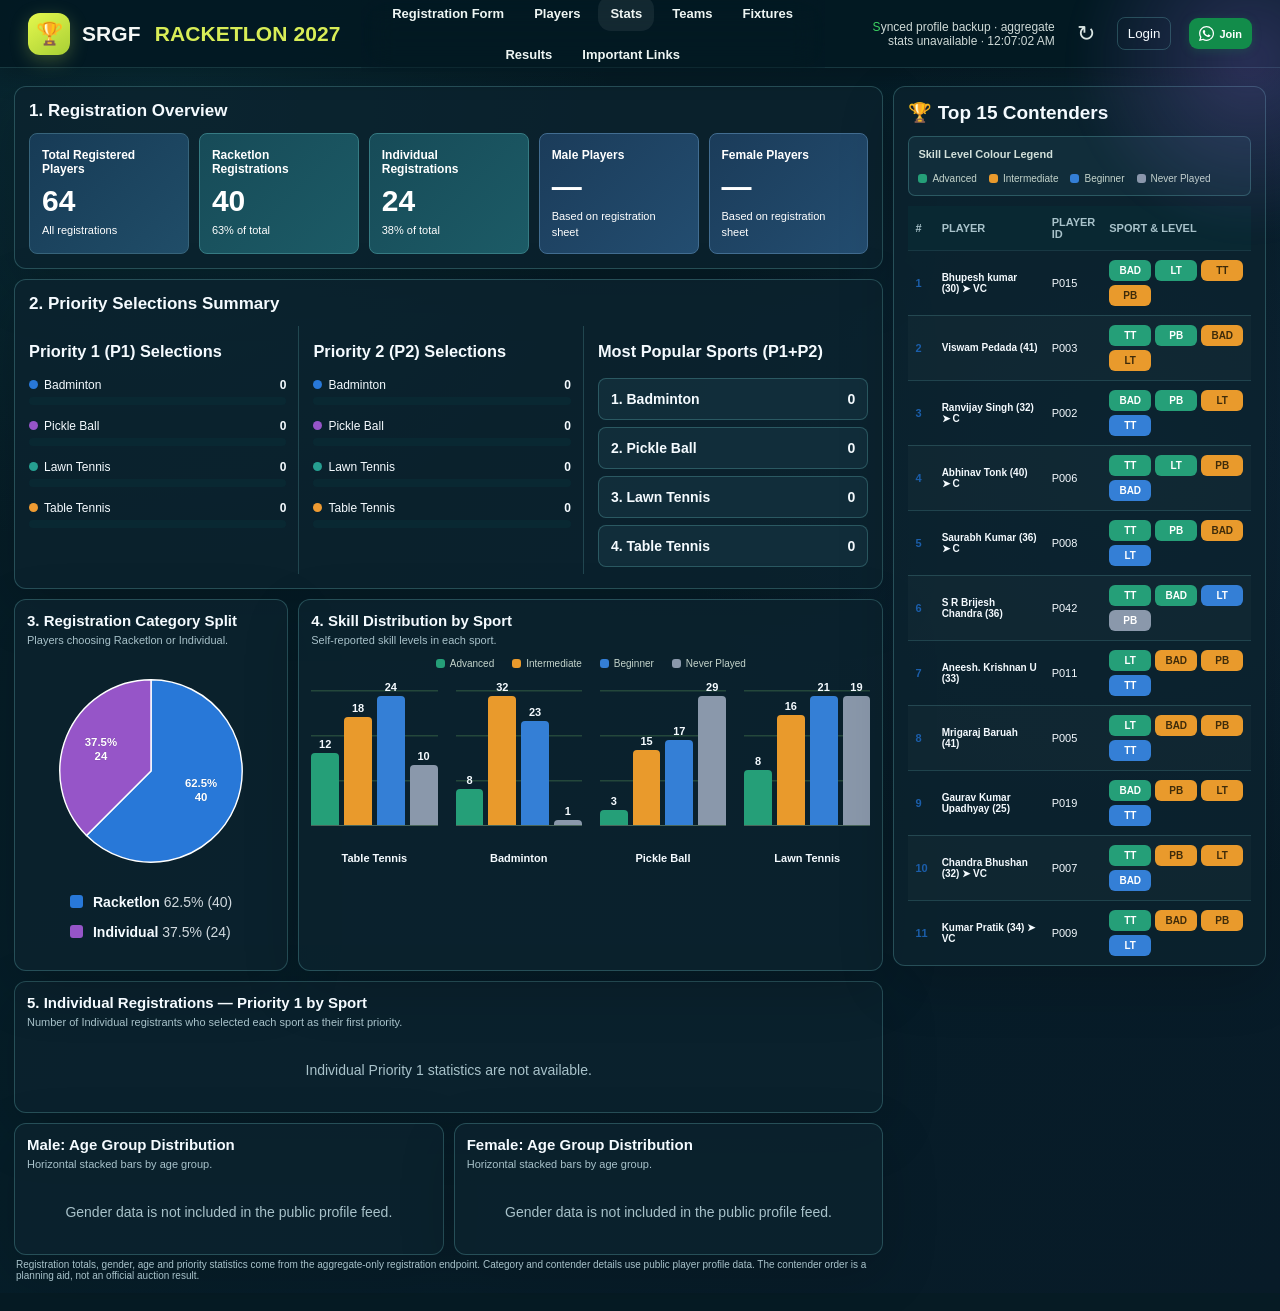
<file: registration-dashboard.html>
<!doctype html>
<html lang="en">
<head>
<meta charset="utf-8">
<meta name="viewport" content="width=device-width,initial-scale=1">
<title>SRGF Racketlon 2027 — Registration Dashboard</title>
<link rel="stylesheet" href="css/srgf.css">
<style>
:root{--navy:#123968;--blue:#2878d8;--orange:#ef9b32;--teal:#269f91;--purple:#9655c8;--pink:#d94683;--line:#cfe2f8;--muted:#5c78a0;--panel:#fff;--bg:#eef6ff}
*{box-sizing:border-box}body{margin:0;background:var(--bg);color:#123968;font-family:Inter,Arial,sans-serif}header{background:linear-gradient(110deg,#123968,#1e568d);color:#fff;padding:18px 24px;display:flex;justify-content:space-between;align-items:center;gap:20px}header h1{font-size:clamp(20px,2.5vw,30px);margin:0;font-weight:800}header p{margin:5px 0 0;opacity:.88}#status{font-size:12px;opacity:.9;white-space:nowrap}main{max-width:1700px;margin:auto;padding:14px;display:grid;grid-template-columns:minmax(0,2.1fr) minmax(350px,.9fr);gap:10px}.left{min-width:0}.panel{background:var(--panel);border:1px solid var(--line);border-radius:10px;padding:14px;margin-bottom:10px;box-shadow:0 2px 8px #164b7a08}.panel h2{font-size:17px;margin:0 0 12px}.kpis{display:grid;grid-template-columns:repeat(5,minmax(0,1fr));gap:10px}.kpi{border:1px solid var(--line);border-radius:8px;padding:14px 12px;background:linear-gradient(135deg,#f6fbff,#eaf4ff);min-width:0}.kpi:nth-child(2){background:linear-gradient(135deg,#f1fffb,#e3f8f2)}.kpi:nth-child(3){background:linear-gradient(135deg,#fbf7ff,#f2eaff)}.kpi:nth-child(4){background:linear-gradient(135deg,#f4faff,#e5f3ff)}.kpi:nth-child(5){background:linear-gradient(135deg,#fff7fa,#ffeaf2)}.kpi .label{font-size:12px;font-weight:600;color:#42658e}.kpi strong{display:block;font-size:30px;margin:8px 0 3px;color:#102f5b}.kpi small{font-size:11px;color:var(--muted)}.priority-grid{display:grid;grid-template-columns:1fr 1fr 1fr;gap:14px}.priority-col{border-right:1px solid #dce9f8;padding-right:12px}.priority-col:last-child{border:0}.sport-row{margin:10px 0 14px;font-size:12px}.sport-line{display:flex;justify-content:space-between;gap:10px;margin-bottom:5px}.track{height:8px;border-radius:10px;background:#eaf2fb;overflow:hidden}.fill{height:100%;border-radius:10px}.sport-dot{display:inline-block;width:9px;height:9px;border-radius:50%;margin-right:6px}.popular{padding:12px;background:#f3f8ff;border-radius:8px;margin:7px 0}.popular strong{display:block}.charts{display:grid;grid-template-columns:minmax(230px,.75fr) minmax(0,1.6fr);gap:10px}.chartbox{border:1px solid var(--line);border-radius:8px;padding:12px;min-width:0}.chartbox h2{font-size:15px;margin:0 0 5px}.sub{font-size:11px;color:var(--muted);margin-bottom:12px}.bar-chart{height:180px;display:flex;align-items:end;justify-content:space-around;gap:12px;padding:12px 8px 0;border-bottom:1px solid #adc8e8;background:repeating-linear-gradient(to top,transparent 0,transparent 43px,#e5eef9 44px,#e5eef9 45px)}.bar-col{height:100%;display:flex;flex-direction:column;justify-content:end;align-items:center;flex:1;min-width:0}.bar{width:min(55px,80%);min-height:2px;border-radius:4px 4px 0 0}.bar-value{font-size:11px;font-weight:700;margin-bottom:3px}.bar-label{font-size:10px;text-align:center;margin-top:8px;color:#31577f}.legend{display:flex;gap:12px;flex-wrap:wrap;font-size:10px;color:#456789;margin-top:12px}.legend span{display:inline-flex;align-items:center;gap:5px}.legend i{width:9px;height:9px;border-radius:3px;display:inline-block}.skill-groups{display:grid;grid-template-columns:repeat(4,minmax(0,1fr));column-gap:18px;row-gap:18px}.individual-p1-chartbox{margin:10px 0}.individual-p1-chart{display:grid;gap:14px;padding:8px 4px 4px}.individual-p1-row{display:grid;grid-template-columns:minmax(110px,150px) minmax(0,1fr) 42px;gap:12px;align-items:center;font-size:12px}.individual-p1-name{font-weight:600;color:var(--text)}.individual-p1-track{height:18px;border-radius:5px;overflow:hidden;background:var(--panel2)}.individual-p1-fill{height:100%;border-radius:5px;min-width:0}.individual-p1-value{text-align:right;font-weight:800;font-variant-numeric:tabular-nums;color:var(--text)}@media(max-width:680px){.individual-p1-row{grid-template-columns:92px minmax(0,1fr) 32px;gap:8px}}.skill-group h3{font-size:11px;margin:7px 0 0;text-align:center;color:var(--text)}.skill-stack{height:145px;display:flex;align-items:end;justify-content:center;gap:5px;border-bottom:1px solid #49665b;background:repeating-linear-gradient(to top,transparent 0,transparent 34px,#24473b 35px,#24473b 36px)}.skill-stack .bar-col{flex:0 1 32px;min-width:0}.skill-stack .bar{width:100%;max-width:32px}.skill-top-legend{margin:8px 0 12px;justify-content:center;gap:8px 18px}.skill-label{font-size:10px;text-align:center;margin-top:6px}.age-charts{display:grid;grid-template-columns:1fr 1fr;gap:10px}.age-row{display:grid;grid-template-columns:62px minmax(0,1fr) 26px;align-items:center;gap:7px;margin:10px 0;font-size:10px}.stack-track{display:flex;height:17px;border-radius:3px;overflow:hidden;background:#edf4fc}.stack-track span{height:100%;min-width:0}.age-legend{margin-top:10px}.contenders{min-width:0;position:sticky;top:10px;align-self:start;max-height:calc(100vh - 20px);overflow:auto}.contenders h2{font-size:19px;display:flex;gap:8px;align-items:center}.rule-note{font-size:11px;color:#496b91;background:#f0f7ff;border-radius:7px;padding:9px;margin-bottom:10px;line-height:1.5}.table-wrap{overflow-x:auto}table{width:100%;border-collapse:collapse;font-size:11px}th{text-align:left;background:#e9f3ff;color:#31577f;padding:10px 7px;position:sticky;top:0}td{padding:9px 7px;border-bottom:1px solid #e6eff9;vertical-align:middle}tbody tr:nth-child(even){background:#f6faff}.rank{font-weight:800;color:#1b5eaa}.player-name{font-weight:600;font-size:10px;min-width:110px}.tags{display:flex;flex-wrap:wrap;gap:4px;min-width:170px}.tag{display:inline-block;border-radius:6px;padding:5px 8px;color:white;font-size:10px;font-weight:700;white-space:nowrap;min-width:42px;text-align:center}.level-advanced{background:#259f78}.level-intermediate{background:#e99a2c;color:#3e2b0a}.level-beginner{background:#347fd6}.level-never{background:#8a98ab}.level-unknown{background:#c3ccd7;color:#293e55}.error{color:#a32626}.foot{font-size:10px;color:#6583a6;padding:4px 2px 12px}.empty{padding:22px;color:#6583a6;text-align:center}
@media(max-width:1100px){main{grid-template-columns:1fr}.contenders{position:static;max-height:none}.kpis{grid-template-columns:repeat(3,minmax(0,1fr))}.priority-grid{grid-template-columns:1fr 1fr}.priority-col:nth-child(2){border:0}.priority-col:last-child{grid-column:1/-1;border-top:1px solid #dce9f8;padding-top:8px}}@media(max-width:680px){header{padding:15px;align-items:flex-start;flex-direction:column}main{padding:8px;display:block}.kpis{grid-template-columns:repeat(2,minmax(0,1fr))}.kpi strong{font-size:25px}.priority-grid,.charts,.age-charts{grid-template-columns:1fr}.priority-col{border-right:0;border-bottom:1px solid #dce9f8;padding:0 0 8px}.priority-col:last-child{border:0}.skill-groups{gap:5px}.skill-group h3{font-size:10px}.skill-stack .bar{width:28%}.panel{padding:10px}.contenders h2{font-size:17px}table{font-size:10px}.tags{min-width:155px}}

/* Shared SRGF dark-green / lime theme */
:root{--navy:#f2f6f3;--blue:#d9ee63;--orange:#efb34b;--teal:#48e0d1;--purple:#b9a0ff;--pink:#f08ab0;--line:#49665b;--muted:#aabbb3;--panel:#12352a;--bg:#08251c}
body{background:var(--bg);color:var(--text);font-family:Arial,sans-serif}
header.topbar{height:auto;min-height:54px;padding:10px 18px;display:flex;align-items:center;justify-content:space-between;border-bottom:1px solid #24473b;background:#0b241c;color:var(--text)}
.brand-wrap{display:flex;align-items:center;gap:9px;flex-shrink:0}.brand-mark{width:32px;height:32px;border-radius:9px;display:grid;place-items:center;background:var(--accent);color:var(--accentText);font-size:18px}.brand{font-weight:700;white-space:nowrap}.brand span{color:var(--accent);margin-left:4px}
.page-nav{display:flex;align-items:center;gap:5px;padding:0;border:0;flex-wrap:wrap}.page-nav a{color:#f2f6f3;text-decoration:none;border:1px solid transparent;border-radius:6px;padding:8px 10px;font-size:12px;font-weight:600;white-space:nowrap;background:transparent}.page-nav a:hover{color:var(--accent);background:rgba(217,238,99,.06);border-color:transparent}.page-nav a.active{color:var(--accent);background:transparent;border-color:transparent}
.header-actions{display:flex;align-items:center;gap:10px;margin-left:auto}.header-actions .status{margin:0;color:var(--muted);font-size:12px}.header-actions #status{max-width:210px;text-align:right;white-space:normal}.icon-refresh{border:1px solid var(--line);background:transparent;color:var(--text);border-radius:8px;padding:6px 10px;font-size:20px;cursor:pointer}.auth-box{display:flex;align-items:center;gap:8px}.role-pill{font-size:11px;color:var(--muted)}
main{max-width:1700px;margin:18px auto;padding:0 14px;display:grid;grid-template-columns:minmax(0,2.1fr) minmax(330px,.9fr);gap:10px}
.panel,.chartbox{background:var(--panel);border:1px solid var(--line);border-radius:12px;box-shadow:var(--shadow);color:var(--text)}
.panel{padding:14px;margin-bottom:10px}.panel h2,.chartbox h2{color:var(--text)}.kpi{background:var(--panel2)!important;border-color:#36564b}.kpi .label,.kpi small,.sub,.foot{color:var(--muted)}.kpi strong{color:var(--accent)}
.track,.stack-track{background:#0c2a20}.bar-chart,.skill-stack{border-color:#49665b;background:repeating-linear-gradient(to top,transparent 0,transparent 43px,#24473b 44px,#24473b 45px)}
.bar-label{color:var(--muted)}.legend{color:#c5d5cc}.sport-line,.popular{color:var(--text)}.popular{background:var(--panel2);border:1px solid #36564b}
.priority-col{border-color:#36564b}.priority-col h3{color:var(--text)}.age-row{color:var(--text)}
.rule-note{color:#d5e2db;background:var(--panel2);border:1px solid #36564b}.table-wrap{overflow-x:auto}table{color:var(--text)}th{background:#0c2a20;color:var(--muted)}td{border-color:#36564b}tbody tr:nth-child(even){background:rgba(255,255,255,.025)}
.level-intermediate{color:#3e2b0a}.level-unknown{background:#c3ccd7;color:#293e55}.empty{color:var(--muted)}
.error{color:var(--danger)}button.secondary{background:transparent;color:var(--text);border:1px solid var(--line);border-radius:8px;padding:8px 10px;cursor:pointer}
@media(max-width:1100px){header.topbar{flex-wrap:wrap;gap:10px}.page-nav{order:3;width:100%;overflow-x:auto;flex-wrap:nowrap}.header-actions{margin-left:auto}main{grid-template-columns:1fr}.contenders{position:static;max-height:none}}
@media(max-width:680px){header.topbar{padding:10px;align-items:flex-start}.brand{font-size:12px}.header-actions{width:100%;justify-content:flex-start;margin:0;flex-wrap:wrap}.header-actions #status{text-align:left}.page-nav a{padding:7px 10px}.priority-grid,.charts,.age-charts{grid-template-columns:1fr}.main{display:block}main{padding:0 8px;display:block}.kpis{grid-template-columns:repeat(2,minmax(0,1fr))}.skill-groups{gap:8px}.panel,.chartbox{padding:10px}.contenders h2{font-size:17px}}


/* Match the Players page shell and blue-toned background exactly. */
:root{--navy:#f2f6f3;--line:rgba(126,220,219,.25);--muted:#a8c2ca;--panel:rgba(12,35,47,.78);--bg:#071b25}
html{background:#061b24!important}
body{min-height:100vh!important;margin:0!important;color:#f5fbff!important;font-family:Arial,Helvetica,sans-serif!important;background:radial-gradient(circle at 12% 8%,rgba(23,113,128,.18),transparent 28%),radial-gradient(circle at 88% 35%,rgba(36,67,105,.22),transparent 32%),linear-gradient(135deg,#061b24 0%,#061e29 45%,#081b28 100%)!important}
header.topbar{height:68px;min-height:68px;padding:0 28px!important;background:rgba(3,25,35,.96)!important;color:#f2f6f3!important;border-bottom:1px solid rgba(117,192,196,.18)!important;box-shadow:0 8px 25px rgba(0,0,0,.22);display:flex;flex-direction:row;justify-content:space-between;align-items:center;gap:20px}
.brand-wrap{display:flex;align-items:center;gap:12px;flex-shrink:0;white-space:nowrap}
.brand-mark{width:42px;height:42px;display:grid;place-items:center;border-radius:12px;background:linear-gradient(145deg,#e5f84d,#a8cf35);font-size:22px;box-shadow:0 5px 18px rgba(217,238,99,.25)}
.brand{font-size:20px;font-weight:900;letter-spacing:.2px;white-space:nowrap;color:#f5f8f5}
.brand span{color:#d9ee63;margin-left:4px}
.page-nav{display:flex;align-items:center;justify-content:center;gap:6px;padding:0;border:0;background:transparent;flex:1;min-width:0;overflow-x:auto;white-space:nowrap}
.page-nav a{color:#eef5f3;text-decoration:none;border:0;border-radius:13px;padding:10px 12px;font-size:13px;font-weight:700;white-space:nowrap;background:transparent}
.page-nav a:hover{background:rgba(255,255,255,.07);color:#eef5f3}
.page-nav a.active{background:rgba(255,255,255,.07);color:#eef5f3;border:0;box-shadow:none}
.header-actions{display:flex;align-items:center;justify-content:flex-end;gap:12px;margin-left:0;flex-shrink:0;white-space:nowrap}
.header-actions .status,#status{font-size:12px;color:#e5efeb;white-space:nowrap}
.icon-refresh{background:transparent;color:#d9e5e3;border:0;border-radius:8px;width:38px;height:38px;font-size:22px;cursor:pointer}
.auth-box{display:flex;align-items:center;gap:8px}
.role-pill{display:inline-block;background:rgba(217,238,99,.12);color:#d9ee63;border-radius:999px;padding:5px 8px;font-size:11px;font-weight:700;white-space:nowrap}
.panel,.chartbox{background:rgba(12,35,47,.78)!important;border:1px solid rgba(126,220,219,.25)!important;color:#f5fbff;box-shadow:0 18px 55px rgba(0,0,0,.18)}
.kpi{background:rgba(20,49,62,.78)!important;border-color:rgba(126,220,219,.25)!important}
.kpi:nth-child(2),.kpi:nth-child(3),.kpi:nth-child(4),.kpi:nth-child(5){background:rgba(20,49,62,.78)!important}
.kpi .label{color:#a8c2ca}.kpi strong{color:#d9ee63}.kpi small,.sub,.foot{color:#a8c2ca}
.priority-col{border-color:rgba(126,220,219,.20)}
.track{background:#092832}.popular{background:rgba(20,49,62,.78);border:1px solid rgba(126,220,219,.25)}
.bar-label{color:#a8c2ca}
.bar-chart{border-bottom-color:rgba(126,220,219,.25);background:repeating-linear-gradient(to top,transparent 0,transparent 43px,rgba(126,220,219,.09) 44px,rgba(126,220,219,.09) 45px)}
.rule-note{color:#d2e0da;background:rgba(20,49,62,.78);border:1px solid rgba(126,220,219,.25)}
table{color:#f5fbff}th{background:#092832!important;color:#a8c2ca!important}td{border-color:rgba(126,220,219,.18)}tbody tr:nth-child(even){background:rgba(255,255,255,.025)}
.age-row .stack-track{background:#092832}
.empty{color:#a8c2ca}
@media(max-width:1200px){header.topbar{height:auto;min-height:68px;flex-wrap:wrap;gap:10px;padding:10px 18px!important}.page-nav{order:3;width:100%;flex:0 0 100%;justify-content:flex-start}.header-actions{margin-left:auto}main{grid-template-columns:1fr}}
@media(max-width:680px){header.topbar{padding:10px!important;align-items:flex-start;flex-direction:row;flex-wrap:wrap}.brand{font-size:17px}.brand-mark{width:34px;height:34px}.header-actions{width:auto;justify-content:flex-start;margin-left:auto;flex-wrap:wrap}.header-actions .status,#status{white-space:normal;text-align:right}.page-nav{order:3;width:100%;flex:0 0 100%;overflow-x:auto;flex-wrap:nowrap}.page-nav a{padding:7px 8px;font-size:12px}.priority-grid,.charts,.age-charts{grid-template-columns:1fr}main{padding:8px;display:block}.kpis{grid-template-columns:repeat(2,minmax(0,1fr))}.skill-groups{gap:8px}.panel,.chartbox{padding:10px}.contenders h2{font-size:17px}}

/* Move the skill chart X-axis labels further down from the chart baseline. */
#skillChart .skill-group h3{margin-top:26px!important}

/* Theme-aligned registration KPI tiles with restrained blue/teal variations. */
#kpis .kpi{background:linear-gradient(135deg,#173b56,#204d68)!important;border-color:#37647b!important}
#kpis .kpi:nth-child(2),#kpis .kpi:nth-child(3){background:linear-gradient(135deg,#174b58,#1c5b66)!important;border-color:#367b83!important}
#kpis .kpi:nth-child(4),#kpis .kpi:nth-child(5){background:linear-gradient(135deg,#1b3c5a,#234d70)!important;border-color:#426d91!important}
#kpis .kpi .label,#kpis .kpi small,#kpis .kpi strong{color:#ffffff!important}

</style>
</head>
<body data-page="stats">
<header class="topbar">
  <div class="brand-wrap"><a href="index.html" style="text-decoration:none"><div class="brand-mark">🏆</div></a><div class="brand">SRGF <span>RACKETLON 2027</span></div></div>
  <nav class="page-nav"></nav>
  <div class="header-actions"><div><div id="status" class="status">Loading…</div><div id="dataFreshness" class="data-freshness">Checking data freshness…</div></div><button id="refreshBtn" class="icon-refresh" title="Refresh" type="button">↻</button><div id="authBox" class="auth-box"></div></div>
</header>
<main>
<div class="left">
<section class="panel"><h2>1. Registration Overview</h2><div class="kpis" id="kpis"></div></section>
<section class="panel"><h2>2. Priority Selections Summary</h2><div class="priority-grid" id="priority"></div></section>
<div class="charts">
<section class="chartbox"><h2>3. Registration Category Split</h2><div class="sub">Players choosing Racketlon or Individual.</div><div id="categoryChart"></div></section>
<section class="chartbox"><h2>4. Skill Distribution by Sport</h2><div class="sub">Self-reported skill levels in each sport.</div><div id="skillChart"></div></section>
</div>
<section class="chartbox individual-p1-chartbox"><h2>5. Individual Registrations — Priority 1 by Sport</h2><div class="sub">Number of Individual registrants who selected each sport as their first priority.</div><div id="individualPriority1Chart"></div></section>
<div class="age-charts" style="margin-top:10px">
<section class="chartbox"><h2>Male: Age Group Distribution</h2><div class="sub">Horizontal stacked bars by age group.</div><div id="maleAge"></div></section>
<section class="chartbox"><h2>Female: Age Group Distribution</h2><div class="sub">Horizontal stacked bars by age group.</div><div id="femaleAge"></div></section>
</div>
<div class="foot">Registration totals, gender, age and priority statistics come from the aggregate-only registration endpoint. Category and contender details use public player profile data. The contender order is a planning aid, not an official auction result.</div>
</div>
<aside class="panel contenders"><h2>🏆 Top 15 Contenders</h2><div class="rule-note"><b>Skill Level Colour Legend</b><div class="legend" style="margin-top:8px;gap:8px 12px"><span><i style="background:#259f78"></i>Advanced</span><span><i style="background:#e99a2c"></i>Intermediate</span><span><i style="background:#347fd6"></i>Beginner</span><span><i style="background:#8a98ab"></i>Never Played</span></div></div><div class="table-wrap"><table><thead><tr><th>#</th><th>Player</th><th>Player ID</th><th>Sport &amp; level</th></tr></thead><tbody id="contenderRows"></tbody></table></div></aside>
</main>
<script src="js/config.js?v=20261011-statscache15"></script>
<script src="js/common.js?v=20261124-no-auto-refresh"></script>
<script src="js/auth.js?v=20261012-whatsapp3"></script>
<script>
(() => {
const SPORTS=[
 {key:"tt",name:"Table Tennis",short:"TT",color:"#ef9b32",priority:0,aliases:["Table Tennis Level","TT Level"]},
 {key:"badminton",name:"Badminton",short:"BAD",color:"#2878d8",priority:1,aliases:["Badminton Level"]},
 {key:"pickle",name:"Pickle Ball",short:"PB",color:"#9655c8",priority:2,aliases:["Pickle Ball Level","Pickleball Level"]},
 {key:"tennis",name:"Lawn Tennis",short:"LT",color:"#269f91",priority:3,aliases:["Lawn Tennis Level","Tennis Level"]}
];
const LEVELS=["Advanced","Intermediate","Beginner","Never Played"];
const $=id=>document.getElementById(id);
const norm=s=>String(s??"").trim().toLowerCase().replace(/[^a-z0-9]/g,"");
const esc=s=>String(s??"").replace(/[&<>"']/g,c=>({"&":"&amp;","<":"&lt;",">":"&gt;",'"':"&quot;","'":"&#39;"}[c]));
const val=(p,keys)=>{for(const k of keys){if(p[k]!==undefined&&String(p[k]).trim()!=="")return p[k]}const nk=keys.map(norm);for(const [k,v] of Object.entries(p)){if(nk.includes(norm(k))&&String(v??"").trim()!=="")return v}return ""};
const levelIndex=v=>{const s=norm(v);if(s==="advanced"||s==="adv")return 0;if(s==="intermediate"||s==="inter")return 1;if(s==="beginner"||s==="beg")return 2;if(s==="neverplayed"||s==="never"||s==="np"||s==="notplayed")return 3;return 4};
const levelClass=i=>["level-advanced","level-intermediate","level-beginner","level-never","level-unknown"][i];
const sportLevel=(p,s)=>val(p,[...s.aliases,s.key]);
function prepare(raw){return (raw||[]).map((p,i)=>{const name=String(val(p,["name","Name","Player Name"])||"").trim();const id=String(val(p,["id","Player ID","Player Id"])||("P"+String(i+1).padStart(3,"0")));const levels=Object.fromEntries(SPORTS.map(s=>[s.key,sportLevel(p,s)]));const rankLevels=SPORTS.map(s=>({sport:s,level:levelIndex(levels[s.key])})).sort((a,b)=>a.level-b.level||a.sport.priority-b.sport.priority);const scores=SPORTS.map(s=>levelIndex(levels[s.key]));return {...p,name,id,levels,rankLevels,scores,active:val(p,["active","Active"]).toString().toLowerCase()!=="false"};}).filter(p=>p.name&&p.active)}
function contenderCompare(a,b){const aa=[...a.scores].sort((x,y)=>x-y),bb=[...b.scores].sort((x,y)=>x-y);for(let i=0;i<aa.length;i++){if(aa[i]!==bb[i])return aa[i]-bb[i]}for(const s of SPORTS){const d=levelIndex(b.levels[s.key])-levelIndex(a.levels[s.key]);if(d)return d}return a.name.localeCompare(b.name)||a.id.localeCompare(b.id)}
function renderKpis(players,stats){const categories=players.map(p=>String(val(p,["category","Preferred Category"])).toLowerCase());const rack=categories.filter(v=>v.includes("racketlon")).length;const indiv=categories.filter(v=>v.includes("individual")).length;const total=Number.isFinite(Number(stats?.total))?Number(stats.total):players.length;const male=stats?.genderCounts?Number(stats.genderCounts.Male||0):countGender(players,"male");const female=stats?.genderCounts?Number(stats.genderCounts.Female||0):countGender(players,"female");const tiles=[["Total Registered Players",total,"All registrations"],["Racketlon Registrations",rack,total?Math.round(rack/total*100)+"% of total":"—"],["Individual Registrations",indiv,total?Math.round(indiv/total*100)+"% of total":"—"],["Male Players",male,"Based on registration sheet"],["Female Players",female,"Based on registration sheet"]];$("kpis").innerHTML=tiles.map(([l,n,s])=>'<div class="kpi"><div class="label">'+esc(l)+'</div><strong>'+((n===null)?"—":n)+'</strong><small>'+esc(s)+'</small></div>').join("")}
function renderIndividualPriority1(stats){
 const counts=stats?.individualPriority1Counts;
 if(!counts||typeof counts!=="object"){
  $("individualPriority1Chart").innerHTML='<div class="empty">Individual Priority 1 statistics are not available.</div>';
  return;
 }
 const items=[
  {name:"Badminton",color:"#2878d8"},
  {name:"Table Tennis",color:"#ef9b32"},
  {name:"Pickle Ball",color:"#9655c8"},
  {name:"Lawn Tennis",color:"#269f91"}
 ].map(item=>({...item,value:Number(counts[item.name]||0)}));
 const max=Math.max(1,...items.map(item=>item.value));
 $("individualPriority1Chart").innerHTML='<div class="individual-p1-chart">'+items.map(item=>
  '<div class="individual-p1-row"><div class="individual-p1-name">'+item.name+'</div><div class="individual-p1-track"><div class="individual-p1-fill" style="width:'+(item.value/max*100)+'%;background:'+item.color+'"></div></div><div class="individual-p1-value">'+item.value+'</div></div>'
 ).join("")+'</div>';
}
function countGender(ps,g){const vals=ps.map(p=>String(val(p,["Gender","Sex"])).toLowerCase());if(!vals.some(Boolean))return null;return vals.filter(v=>g==="male"?["m","male"].includes(v):["f","female"].includes(v)).length}
function renderPriority(ps,stats){const aliases=[["badminton","Badminton"],["tt","Table Tennis"],["tennis","Lawn Tennis"],["pickle","Pickle Ball"]];if(stats?.priorityCounts){const section=(priority,title)=>'<div class="priority-col"><h3>'+title+'</h3>'+aliases.map(([key,name])=>({key,name,n:Number(stats.priorityCounts?.[name]?.[priority]||0)})).sort((a,b)=>b.n-a.n||a.name.localeCompare(b.name)).map(({key,name,n})=>{const sport=SPORTS.find(s=>s.key===key);return '<div class="sport-row"><div class="sport-line"><span><i class="sport-dot" style="background:'+sport.color+'"></i>'+sport.name+'</span><b>'+n+'</b></div><div class="track"><div class="fill" style="background:'+sport.color+';width:'+(Number(stats.total)?n/Number(stats.total)*100:0)+'%"></div></div></div>'}).join("")+'</div>';const combined=aliases.map(([key,name])=>({key,name,n:Number(stats.priorityCounts?.[name]?.P1||0)+0.5*Number(stats.priorityCounts?.[name]?.P2||0)})).sort((a,b)=>b.n-a.n||a.name.localeCompare(b.name));$("priority").innerHTML=section("P1","Priority 1 (P1) Selections")+section("P2","Priority 2 (P2) Selections")+'<div><h3>Most Popular Sports (P1+P2)</h3>'+combined.map((x,i)=>'<div class="popular" style="display:flex;align-items:center;justify-content:space-between;gap:12px"><strong>'+(i+1)+'. '+x.name+'</strong><b style="white-space:nowrap">'+x.n+'</b></div>').join("")+'</div>';return;}const p1=ps.map(p=>val(p,["Priority 1","P1","First Priority","Priority 1 Sport"])).map(norm);const p2=ps.map(p=>val(p,["Priority 2","P2","Second Priority","Priority 2 Sport"])).map(norm);const oldAliases=[["badminton",["badminton","bad"]],["tt",["tabletennis","tt"]],["tennis",["lawntennis","tennis","lt"]],["pickle",["pickleball","pickle","pb"]]];const section=(title,arr)=>'<div class="priority-col"><h3>'+title+'</h3>'+oldAliases.map(([key,names])=>({key,n:names.reduce((sum,a)=>sum+arr.filter(v=>v.includes(a)).length,0)})).sort((a,b)=>b.n-a.n||a.key.localeCompare(b.key)).map(({key,n})=>{const sport=SPORTS.find(s=>s.key===key);return '<div class="sport-row"><div class="sport-line"><span><i class="sport-dot" style="background:'+sport.color+'"></i>'+sport.name+'</span><b>'+n+'</b></div><div class="track"><div class="fill" style="background:'+sport.color+';width:'+(ps.length?n/ps.length*100:0)+'%"></div></div></div>'}).join("")+'</div>';const combined=oldAliases.map(([key,names])=>({key,n:names.reduce((sum,a)=>sum+p1.filter(v=>v.includes(a)).length+0.5*p2.filter(v=>v.includes(a)).length,0)})).sort((a,b)=>b.n-a.n||a.key.localeCompare(b.key));$("priority").innerHTML=section("Priority 1 (P1) Selections",p1)+section("Priority 2 (P2) Selections",p2)+'<div><h3>Most Popular Sports (P1+P2)</h3>'+combined.map((x,i)=>'<div class="popular" style="display:flex;align-items:center;justify-content:space-between;gap:12px"><strong>'+(i+1)+'. '+SPORTS.find(s=>s.key===x.key).name+'</strong><b style="white-space:nowrap">'+x.n+'</b></div>').join("")+'</div>'}function renderCategory(ps){const c=[{label:"Racketlon",n:ps.filter(p=>String(val(p,["category","Preferred Category"])).toLowerCase().includes("racketlon")).length,color:"#2878d8"},{label:"Individual",n:ps.filter(p=>String(val(p,["category","Preferred Category"])).toLowerCase().includes("individual")).length,color:"#9655c8"}];const total=c.reduce((s,x)=>s+x.n,0);let angle=-Math.PI/2;const cx=100,cy=100,r=96;const slices=c.map(x=>{const fraction=total?x.n/total:0;const next=angle+fraction*Math.PI*2;const point=a=>({x:cx+r*Math.cos(a),y:cy+r*Math.sin(a)});const p1=point(angle),p2=point(next);const large= fraction>0.5?1:0;const path=fraction>=1?"M 100 100 L 100 4 A 96 96 0 1 1 99.99 4 Z":fraction>0?"M "+cx+" "+cy+" L "+p1.x.toFixed(2)+" "+p1.y.toFixed(2)+" A 96 96 0 "+large+" 1 "+p2.x.toFixed(2)+" "+p2.y.toFixed(2)+" Z":"";const mid=angle+(next-angle)/2;const labelR=fraction<0.16?68:57;const tx=cx+labelR*Math.cos(mid),ty=cy+labelR*Math.sin(mid);angle=next;return {...x,fraction,path,tx,ty,pct:total?(fraction*100).toFixed(1):"0.0"};});const svg='<svg viewBox="0 0 200 200" role="img" aria-label="Registration category split" style="width:190px;height:190px;max-width:55vw;flex:0 0 auto">'+(total?slices.map(x=>'<path d="'+x.path+'" fill="'+x.color+'" stroke="white" stroke-width="1.5"/>').join(""):'<circle cx="100" cy="100" r="96" fill="#d5dce5"/>')+slices.filter(x=>x.fraction>0).map(x=>'<text x="'+x.tx.toFixed(1)+'" y="'+(x.ty-5).toFixed(1)+'" text-anchor="middle" fill="white" font-size="12" font-weight="700" stroke="rgba(0,0,0,.18)" stroke-width=".5" paint-order="stroke">'+x.pct+'%</text><text x="'+x.tx.toFixed(1)+'" y="'+(x.ty+10).toFixed(1)+'" text-anchor="middle" fill="white" font-size="12" font-weight="700" stroke="rgba(0,0,0,.18)" stroke-width=".5" paint-order="stroke">'+x.n+'</text>').join("")+'</svg>';$("categoryChart").innerHTML='<div style="display:flex;align-items:center;justify-content:center;gap:28px;flex-wrap:wrap;padding:18px 8px">'+svg+'<div style="display:grid;gap:14px;min-width:150px">'+c.map(x=>'<div style="display:flex;align-items:center;gap:10px"><i style="display:block;width:13px;height:13px;flex:0 0 13px;border-radius:3px;background:'+x.color+'"></i><div style="font-weight:600">'+x.label+' <span style="font-weight:500;opacity:.85">'+(total?(x.n/total*100).toFixed(1):"0.0")+'% ('+x.n+')</span></div></div>').join("")+'</div></div>'}
function renderSkills(ps){
const chartLevels=["Advanced","Intermediate","Beginner","Never Played"];
const colors=["#259f78","#e99a2c","#347fd6","#8a98ab"];
const legend='<div class="legend skill-top-legend">'+chartLevels.map((l,i)=>'<span><i style="background:'+colors[i]+'"></i>'+l+'</span>').join("")+'</div>';
$("skillChart").innerHTML=legend+'<div class="skill-groups">'+SPORTS.map(s=>{
 const counts=chartLevels.map(l=>ps.filter(p=>norm(p.levels[s.key])===norm(l)).length);
 const max=Math.max(1,...counts);
 return '<div class="skill-group"><div class="skill-stack">'+counts.map((n,i)=>'<div class="bar-col"><div class="bar-value">'+n+'</div><div class="bar" style="height:'+(n/max*100)+'%;background:'+colors[i]+'"></div></div>').join("")+'</div><h3>'+s.name+'</h3></div>';
}).join("")+'</div>';
}
function ageFromName(name){const m=String(name).match(/\((\d{1,3})\)/);return m?Number(m[1]):null}
function renderAge(ps,gender,target,groups){const genderValues=ps.map(p=>String(val(p,["Gender","Sex"])).toLowerCase());if(!genderValues.some(Boolean)){$(target).innerHTML='<div class="empty">Gender data is not included in the public profile feed.</div>';return}const people=ps.filter(p=>{const g=String(val(p,["Gender","Sex"])).toLowerCase();return gender==="male"?["m","male"].includes(g):["f","female"].includes(g)});const groupOf=p=>{const age=Number(val(p,["Age","Player Age"]))||ageFromName(p.name);if(age===null||!Number.isFinite(age))return "Age unknown";if(gender==="male")return age<12?"Under 12":age<18?"12–17":age<40?"18–39":age<60?"40–59":"60+";return age<18?"Under 18":"18+"};const groupNames=groups.filter(g=>people.some(p=>groupOf(p)===g));if(people.some(p=>groupOf(p)==="Age unknown"))groupNames.push("Age unknown");const max=Math.max(1,...groupNames.map(g=>people.filter(p=>groupOf(p)===g).length));$(target).innerHTML=groupNames.map(g=>{const subset=people.filter(p=>groupOf(p)===g);const counts=SPORTS.map(s=>subset.filter(p=>norm(val(p,["Priority 1","P1","First Priority","Priority 1 Sport"])).includes(norm(s.name))||norm(val(p,["Priority 1","P1","First Priority","Priority 1 Sport"])).includes(s.key)).length);const sum=counts.reduce((a,b)=>a+b,0);return '<div class="age-row"><b>'+g+'</b><div class="stack-track">'+counts.map((n,i)=>'<span title="'+SPORTS[i].name+': '+n+'" style="width:'+(sum?100*n/sum:0)+'%;background:'+SPORTS[i].color+'"></span>').join("")+'</div><b>'+subset.length+'</b></div>'}).join("")+'<div class="legend age-legend">'+SPORTS.map(s=>'<span><i style="background:'+s.color+'"></i>'+s.name+'</span>').join("")+'</div>'}
function renderContenders(ps){const sorted=[...ps].sort(contenderCompare).slice(0,15);$("contenderRows").innerHTML=sorted.map((p,i)=>'<tr><td class="rank">'+(i+1)+'</td><td class="player-name">'+esc(p.name)+'</td><td>'+esc(p.id)+'</td><td><div class="tags">'+p.rankLevels.map(x=>{const li=x.level;const label=li===4?"Not provided":LEVELS[li];return '<span class="tag '+levelClass(li)+'" title="'+esc(x.sport.name+" — "+label)+'">'+esc(x.sport.short)+'</span>'}).join("")+'</div></td></tr>').join("")||'<tr><td colspan="4" class="empty">No player profiles found.</td></tr>'}
function renderAggregateAge(stats,gender,target,groups){const counts=stats?.ageGroups?.[gender];if(!counts){$(target).innerHTML='<div class="empty">Age statistics are not available.</div>';return;}const entries=groups.map(label=>({label,n:Number(counts[label]||0)}));const max=Math.max(1,...entries.map(x=>x.n));$(target).innerHTML=entries.map(x=>'<div class="age-row"><b>'+x.label+'</b><div class="stack-track"><span title="'+x.label+': '+x.n+'" style="width:'+(x.n/max*100)+'%;background:'+(gender==="male"?"#2878d8":"#d94683")+'"></span></div><b>'+x.n+'</b></div>').join("")}
const DASH_CACHE_KEY="SRGF_REGISTRATION_DASHBOARD_CACHE_V1";
let loadInProgress=false;
function renderDashboard(data,stats,source){
 const raw=Array.isArray(data)?data:(data.players||data.rows||[]);
 const ps=prepare(raw);
 renderKpis(ps,stats);renderPriority(ps,stats);renderIndividualPriority1(stats);renderCategory(ps);renderSkills(ps);
 if(stats?.ageGroups){renderAggregateAge(stats,"male","maleAge",["Under 12","12–18","19–40","41–59","60+"]);renderAggregateAge(stats,"female","femaleAge",["Under 18","18+"]);}
 else{renderAge(ps,"male","maleAge",["Under 12","12–17","18–39","40–59","60+"]);renderAge(ps,"female","femaleAge",["Under 18","18+"]);}
 renderContenders(ps);
 $("status").textContent=source+" · "+new Date().toLocaleTimeString();
}
function readDashboardCache(){try{const raw=localStorage.getItem(DASH_CACHE_KEY);if(!raw)return null;const x=JSON.parse(raw);return x&&x.data?x:null;}catch(_){return null;}}
function saveDashboardCache(data,stats){try{localStorage.setItem(DASH_CACHE_KEY,JSON.stringify({savedAt:new Date().toISOString(),data,stats}));}catch(_){}}
async function load(){
 if(loadInProgress)return;
 loadInProgress=true;
 try{
  const config=window.SRGF_CONFIG;
  let cached=readDashboardCache();
  if(cached)renderDashboard(cached.data,cached.stats,"Browser cache · checking live data");
  let stats=null,data=null,source="";
  if(config?.API_URL){
   try{
    const sr=await fetch(config.API_URL+"?action=registrationstats&t="+Date.now(),{cache:"no-store"});
    if(sr.ok){const sj=await sr.json();if(sj.ok===true)stats=sj;}
   }catch(e){console.warn("Aggregate registration statistics unavailable",e);}
   try{
    const r=await fetch(config.API_URL+"?action=data&t="+Date.now(),{cache:"no-store"});
    if(!r.ok)throw Error("Registration feed unavailable");
    const j=await r.json();if(j.ok===false)throw Error(j.error||"Registration feed error");
    data=j;source="Live registration feed";
   }catch(e){console.warn("Live registration feed unavailable",e);}
  }
  if(data===null&&cached){data=cached.data;if(stats===null)stats=cached.stats;source="Browser cache";}
  if(data===null){
   const r=await fetch("./data/player-profiles.json?t="+Date.now(),{cache:"no-store"});
   if(!r.ok)throw Error("Profile backup unavailable");
   data=await r.json();source="Synced profile backup";
  }
  // Cache only successfully retrieved live values. On network failure, retain and display last good cache.
  if(source==="Live registration feed"){
   if(stats===null&&cached)stats=cached.stats;
   saveDashboardCache(data,stats);
  }
  renderDashboard(data,stats,source+(stats?" + live aggregate statistics":" · aggregate stats unavailable"));
 }catch(e){
  const cached=readDashboardCache();
  if(cached){renderDashboard(cached.data,cached.stats,"Browser cache · live refresh failed");}
  else{$("status").textContent="Could not load registration data";$("status").className="error";$("contenderRows").innerHTML='<tr><td colspan="4" class="empty">Registration data could not be loaded. Please refresh later.</td></tr>';}
 }finally{loadInProgress=false;}
}
// Initialize the same shared navigation and login controls used by Players and Teams.
document.addEventListener("DOMContentLoaded",()=>{
  window.SRGFAuth?.init();
  window.SRGF?.nav("stats");
});
document.getElementById("refreshBtn")?.addEventListener("click",load);
load();
})();
</script>
</body>
</html>
</file>
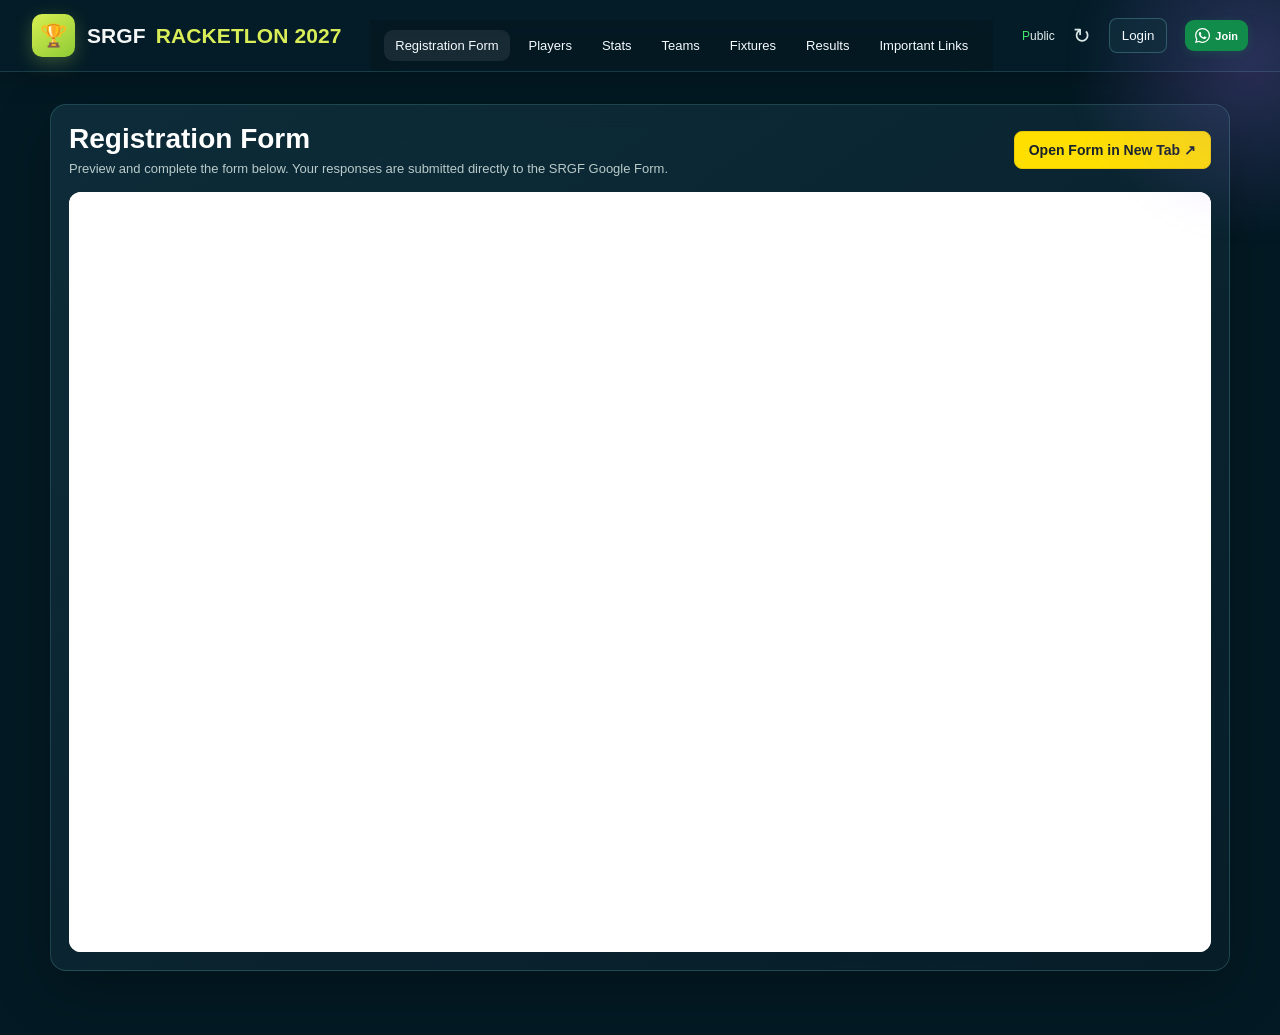
<file: registration.html>
<!doctype html>
<html lang="en">
<head>
<meta charset="utf-8">
<meta name="viewport" content="width=device-width,initial-scale=1">
<title>SRGF Racketlon 2027 — Registration Form</title>
<link rel="stylesheet" href="css/srgf.css">
<style>
.page-card{max-width:1100px;margin:32px auto;}
.google-form-header{display:flex;align-items:center;justify-content:space-between;gap:16px;margin-bottom:16px;flex-wrap:wrap}
.google-form-header h1{margin:0 0 6px}
.google-form-header p{margin:0;color:#b9cbca;font-size:13px}
.open-form{display:inline-flex;align-items:center;justify-content:center;white-space:nowrap;text-decoration:none;background:#ffdf00;color:#17212b;border:1px solid #e8c900;border-radius:8px;padding:10px 14px;font-weight:800}
.open-form:hover{background:#ffe94d}
.google-form-frame{width:100%;overflow:hidden;border-radius:12px;background:#fff}
.google-form-frame iframe{display:block;width:100%;min-height:760px;border:0;background:#fff}
@media(max-width:700px){.page-card{margin:20px 10px}.google-form-frame iframe{min-height:850px}}
</style>
</head>
<body data-page="registration">
<header class="topbar">
  <div class="brand-wrap" title="Go to Home">
    <div class="brand-mark">🏆</div>
    <div class="brand">SRGF <span>RACKETLON 2027</span></div>
  </div>
  <nav class="page-nav"></nav>
  <div class="header-actions">
    <div id="status" class="status">Public</div>
    <button id="refreshBtn" class="icon-refresh" title="Refresh">↻</button>
    <div id="authBox" class="auth-box"></div>
  </div>
</header>
<main>
<section class="page-card">
  <div class="card google-form-card">
    <div class="google-form-header">
      <div>
        <h1>Registration Form</h1>
        <p>Preview and complete the form below. Your responses are submitted directly to the SRGF Google Form.</p>
      </div>
      <a class="open-form" href="https://docs.google.com/forms/d/1wcKNvnsMQkpHHci3FWvytfeuSqqfAU081s7IIHQhw08/viewform" target="_blank" rel="noopener">Open Form in New Tab ↗</a>
    </div>
    <div class="google-form-frame">
      <iframe
        src="https://docs.google.com/forms/d/1wcKNvnsMQkpHHci3FWvytfeuSqqfAU081s7IIHQhw08/viewform?embedded=true"
        title="SRGF Registration Form"
        loading="lazy"
        frameborder="0"
        marginheight="0"
        marginwidth="0">Loading…</iframe>
    </div>
  </div>
</section>
</main>
<script src="js/config.js?v=20260929-auth1"></script>
<script src="js/common.js?v=20261011-statsnavtheme"></script>
<script src="js/auth.js?v=20261012-whatsapp3"></script>
<script>
document.addEventListener("DOMContentLoaded",()=>{
  SRGFAuth.init();
  SRGF.nav("registration");
  document.getElementById("refreshBtn")?.addEventListener("click",()=>location.reload());
});
</script>
</body>
</html>
</file>
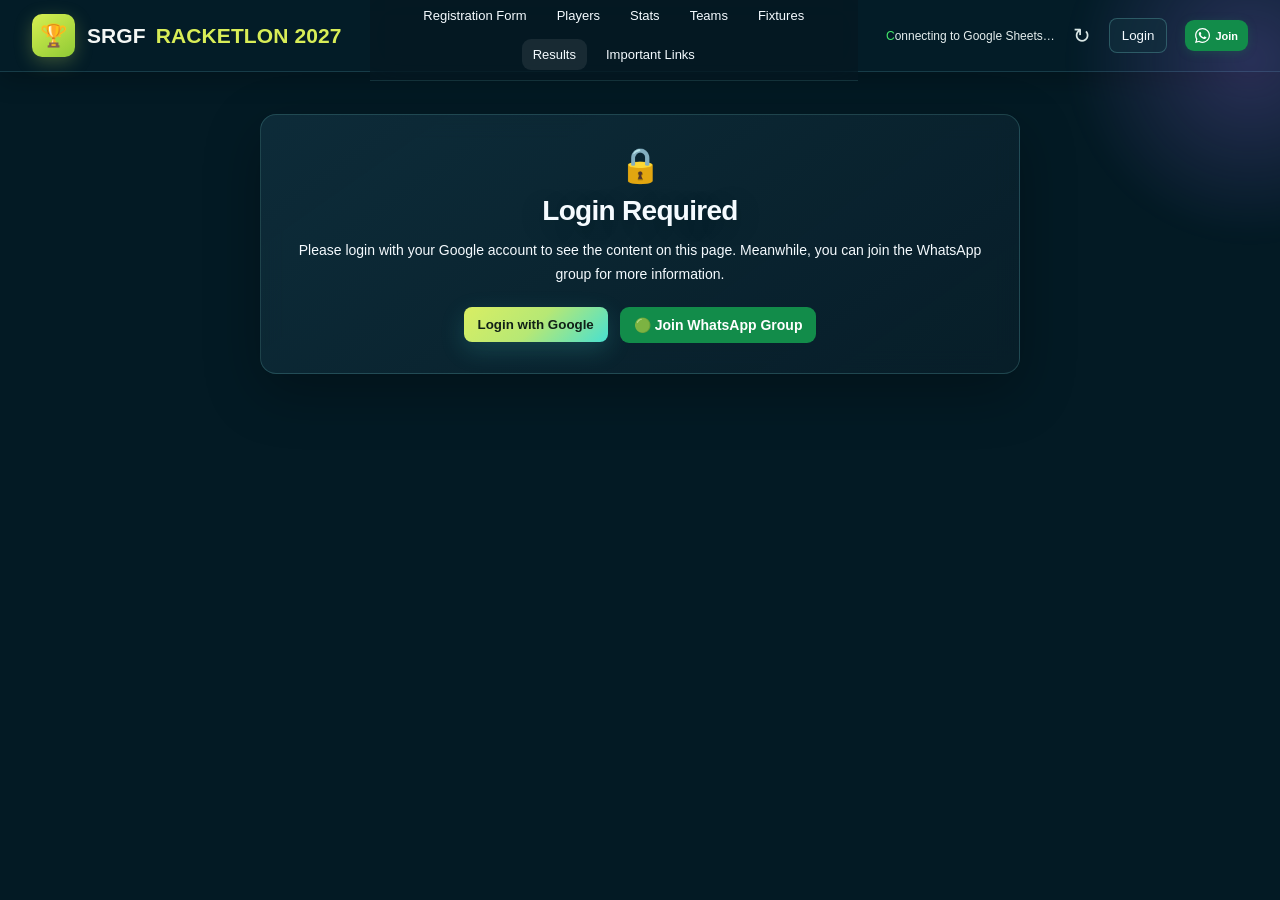
<file: results.html>
<!doctype html>
<html lang="en">
<head>
<meta charset="utf-8">
<meta name="viewport" content="width=device-width,initial-scale=1">
<title>SRGF Racketlon 2027 — Results</title>
<link rel="stylesheet" href="css/srgf.css">
<style>html.srgf-login-gate-pending main{visibility:hidden}</style>
<script>document.documentElement.classList.add("srgf-login-gate-pending");</script>
<style>
.player-score-view-controls{display:flex;gap:8px;margin:12px 0}.player-score-view-btn{border:1px solid var(--line,#31545d);background:rgba(0,0,0,.16);color:inherit;border-radius:9px;padding:8px 14px;font-weight:700;cursor:pointer}.player-score-view-btn.active{background:linear-gradient(120deg,#8de7c5,#49d7c7);color:#08242b;border-color:transparent}#playerScoresBody tr[data-player-key]{cursor:pointer}#playerScoresBody tr[data-player-key]:focus{outline:2px solid #7de6c2;outline-offset:-2px}#playerScoresBody tr.player-score-selected-row{box-shadow:inset 3px 0 #8de7c5;background:rgba(111,220,180,.14)}.player-scores-tree{border:1px solid rgba(126,207,202,.24);border-radius:12px;padding:16px;margin-top:12px;min-height:90px}.player-score-tree-empty{opacity:.8;padding:12px}.player-score-tree-player{font-weight:800;padding:10px 12px;border-radius:9px;background:rgba(111,220,180,.15);border-left:3px solid #8de7c5}.player-score-tree-player span{display:block;font-size:.82em;font-weight:500;opacity:.75;margin:4px 0 0 24px}.player-score-tree-list{list-style:none;margin:0 0 0 18px;padding:10px 0 0 18px;border-left:1px solid rgba(126,207,202,.45)}.player-score-tree-match{position:relative;padding:0 0 14px 16px}.player-score-tree-dot{position:absolute;left:-23px;top:5px;width:9px;height:9px;border-radius:50%;background:#8de7c5}.player-score-tree-match-title{font-weight:750}.player-score-tree-match-meta{display:flex;flex-wrap:wrap;gap:5px 14px;font-size:.84em;opacity:.86;margin-top:5px}.player-score-tree-game{flex-basis:100%;padding:7px 9px;border-radius:7px;background:rgba(0,0,0,.16)}.player-score-tree-game-winner{font-weight:700;color:#8de7c5}
</style>
</head>
<body>
<header class="topbar">
  <div class="brand-wrap"><a href="index.html" style="text-decoration:none"><div class="brand-mark">🏆</div></a><div class="brand">SRGF <span>RACKETLON 2027</span></div></div>
  <nav class="page-nav"></nav>
  <div class="header-actions"><div><div id="status" class="status">Loading…</div><div id="dataFreshness" class="data-freshness">Checking data freshness…</div></div><button id="refreshBtn" class="icon-refresh" title="Refresh">↻</button><div id="authBox" class="auth-box"></div></div>
</header>
<main>
<section id="results">
<div class="results-heading-row"><h1>Results</h1><button id="exportResultsBtn" class="primary hidden" type="button">Export Results</button></div>
<div class="card">
<h2>Team-wise Points</h2>
<div class="notice" id="teamPointsMessage">Results will appear here after fixture scores are entered.</div>
<div class="player-score-view-controls" role="group" aria-label="Team points view">
<button type="button" id="teamPointsTableViewBtn" class="player-score-view-btn hidden">Table View</button>
</div>
<div class="table-wrap result-table-wrap">
<table id="teamPointsTable">
<thead><tr><th>Team</th><th>Total Score</th><th>Match Won</th><th>Games Won</th><th>Games Lost</th><th>Net Game Difference</th><th>Point Difference</th></tr></thead>
<tbody id="teamPointsBody"></tbody>
</table>
</div>
<div id="teamPointsTreeView" class="player-scores-tree hidden"></div>
<div class="notice tie-break-note">* If all above tie breakers are equal, the difference of points will be calculated to arrive at the ultimate winning team.</div>
</div>
<div class="card">
<h2>Player Scores</h2>
<div aria-label="Player score type" class="player-score-tabs" role="tablist">
<button aria-selected="true" class="player-score-tab active" id="playerScoresRacketlonTab" role="tab" type="button">
<span class="player-score-tab-icon">🏆</span>
<span>Racketlon</span>
</button>
<button aria-selected="false" class="player-score-tab" id="playerScoresNonRacketlonTab" role="tab" type="button">
<span class="player-score-tab-icon">🎯</span>
<span>Non Racketlon</span>
</button>
</div>
<div class="player-score-filters player-score-filters-racketlon" id="playerScoreFilters">
<div class="player-score-filter-field" id="playerScoreSportFilterWrap">
<label for="resultPlayerSportFilter"><strong>Filter by Sport</strong></label>
<select id="resultPlayerSportFilter">
<option value="">All Sports</option>
</select>
</div>
<div class="player-score-filter-field">
<label for="resultPlayerTierFilter"><strong>Filter by Tier</strong></label>
<select id="resultPlayerTierFilter">
<option value="">All Tiers</option>
</select>
</div>
</div>
<div class="notice" id="playerScoresMessage">Racketlon Player Scores are calculated from the sum of points.</div>
<div class="notice tie-break-note"></div>
<div class="player-score-view-controls" role="group" aria-label="Player scores view">
<button type="button" id="playerScoresTableViewBtn" class="player-score-view-btn active" aria-pressed="true">Table View</button>

</div>
<div class="table-wrap result-table-wrap" id="playerScoresTableWrap">
<table id="playerScoresTable">
<thead id="playerScoresHead"><tr><th>Tier</th><th>Player Name</th><th>Sum Points</th></tr></thead>
<tbody id="playerScoresBody"></tbody>
</table>
</div>
<div id="playerScoresTreeView" class="player-scores-tree hidden" aria-live="polite"></div>
</div>
</section>

</main>
<script src="js/config.js?v=20260929-auth1"></script>
<script src="js/common.js?v=20261124-no-auto-refresh"></script>
<script src="js/auth.js?v=20261012-whatsapp3"></script>
<script src="js/login-gate.js?v=20261012-2"></script>
<script src="js/results.js?v=20261125-unique-team-players"></script>
</body>
</html>
</file>
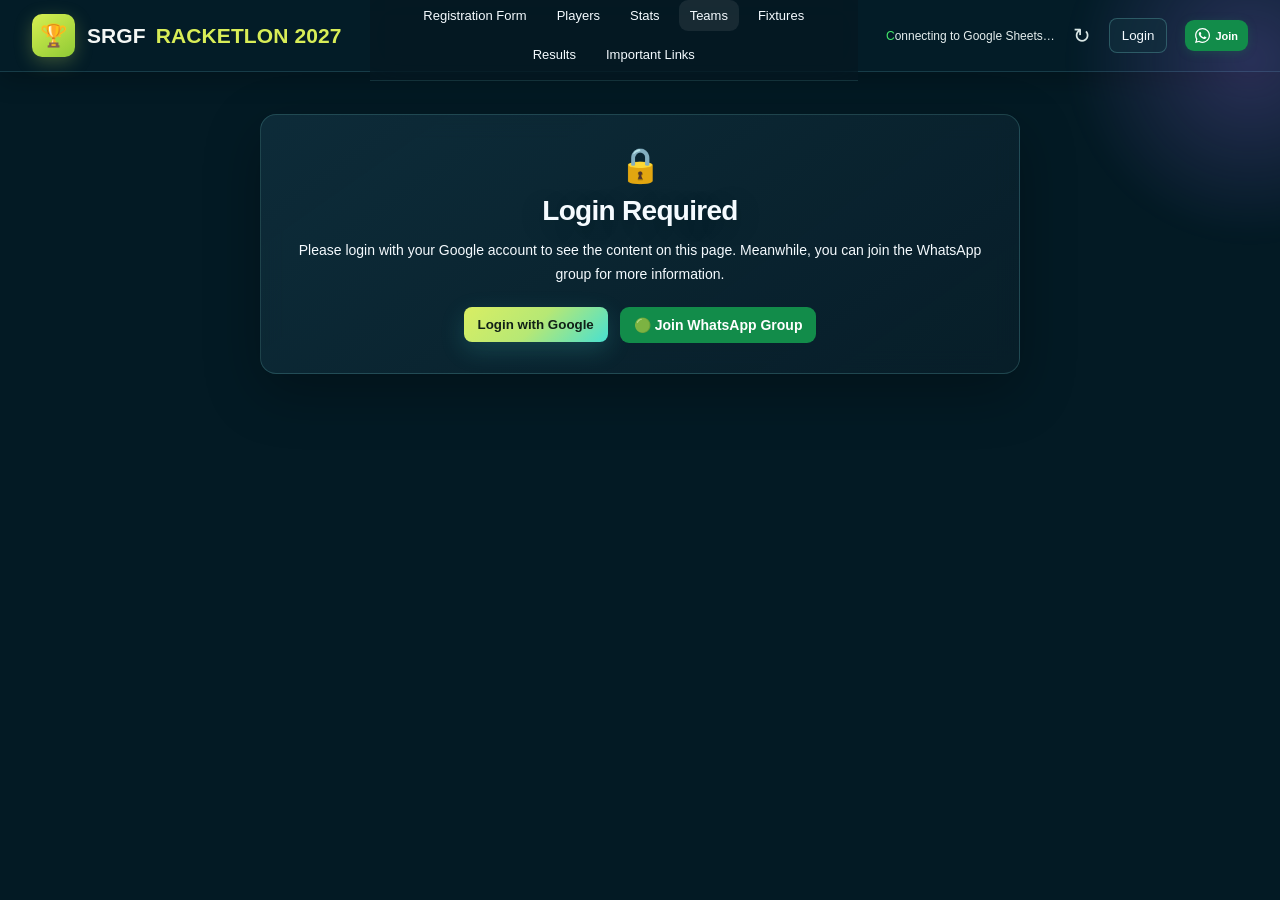
<file: teams.html>
<!doctype html>
<html lang="en">
<head>
<meta charset="utf-8">
<meta name="viewport" content="width=device-width,initial-scale=1">
<title>SRGF Racketlon 2027 — Teams</title>
<link rel="stylesheet" href="css/srgf.css">
<style>html.srgf-login-gate-pending main{visibility:hidden}</style>
<script>document.documentElement.classList.add("srgf-login-gate-pending");</script>
</head>
<body>
<header class="topbar">
  <div class="brand-wrap"><a href="index.html" style="text-decoration:none"><div class="brand-mark">🏆</div></a><div class="brand">SRGF <span>RACKETLON 2027</span></div></div>
  <nav class="page-nav"></nav>
  <div class="header-actions"><div><div id="status" class="status">Loading…</div><div id="dataFreshness" class="data-freshness">Checking data freshness…</div></div><button id="refreshBtn" class="icon-refresh" title="Refresh">↻</button><div id="authBox" class="auth-box"></div></div>
</header>
<main>
<section id="teams">
<div style="display:flex;justify-content:space-between;align-items:center;gap:12px;flex-wrap:wrap">
<h1 style="margin-bottom:0">Teams</h1>
<button class="primary" id="exportTeamsBtn">⬇ Export Teams</button>
</div>
<div class="card">
<div class="notice">Players are shown team-wise based on the current auction allocation.</div>
</div>
<div class="card">
<div class="teams-board" id="teamsBoard"></div>
</div>
</section>

</main>
<script src="js/config.js?v=20260929-auth1"></script>
<script src="js/common.js?v=20261124-no-auto-refresh"></script>
<script src="js/auth.js?v=20261012-whatsapp3"></script>
<script src="js/login-gate.js?v=20261012-2"></script>
<script src="js/teams.js?v=20260929-names-only"></script>
</body>
</html>
</file>
<file: sports/css/styles.css>
:root{--forest:#123b2b;--forest-2:#1d5940;--mint:#dff2e7;--lime:#d6ef7c;--ink:#18251f;--muted:#68756e;--paper:#f6f8f5;--line:#e2e8e2;--white:#fff;--radius:22px;--shadow:0 16px 45px rgba(18,59,43,.08)}
*{box-sizing:border-box}html{scroll-behavior:smooth}body{margin:0;background:var(--paper);color:var(--ink);font-family:Inter,ui-sans-serif,system-ui,-apple-system,BlinkMacSystemFont,"Segoe UI",sans-serif;line-height:1.55}button,a{font:inherit}a{color:inherit}.site-header{background:var(--forest);color:white}.header-inner{max-width:1180px;margin:auto;padding:20px 28px;display:flex;align-items:center;justify-content:space-between;gap:20px}.brand{display:flex;align-items:center;gap:12px;text-decoration:none}.brand-mark{width:42px;height:42px;border-radius:13px;background:var(--lime);color:var(--forest);display:grid;place-items:center;font-weight:900;font-size:23px}.brand strong{display:block;font-size:15px;letter-spacing:.12em}.brand small{display:block;color:#c4d9ce;font-size:11px;letter-spacing:.04em}.admin-link{border:1px solid #668477;border-radius:999px;padding:10px 15px;text-decoration:none;font-size:13px;font-weight:650}.admin-link:hover{background:#ffffff12}.hero{max-width:1180px;margin:0 auto;padding:64px 28px 72px;display:grid;grid-template-columns:1.1fr .9fr;gap:30px;align-items:center;color:white;background:var(--forest)}body:has(.hero){background:linear-gradient(var(--forest) 0 510px,var(--paper) 510px)}.hero-copy{position:relative;z-index:1}.eyebrow{font-size:11px;font-weight:800;letter-spacing:.17em;color:var(--lime);margin:0 0 15px}.hero h1{font-size:clamp(42px,5.5vw,68px);line-height:1.04;letter-spacing:-.055em;margin:0;max-width:650px}.hero h1 span{color:var(--lime)}.hero-text{max-width:520px;color:#d2e1d8;font-size:17px;margin:22px 0 28px}.hero-actions{display:flex;flex-wrap:wrap;gap:11px}.button{border:0;border-radius:999px;padding:13px 19px;font-weight:750;font-size:13px;cursor:pointer}.button-light{background:var(--lime);color:var(--forest)}.button-light:hover{background:#e5f9a5}.button-ghost{background:transparent;border:1px solid #719182;color:white}.button-ghost:hover{background:#ffffff12}.hero-art{height:300px;position:relative;display:grid;place-items:center;overflow:hidden}.orbit{position:absolute;border:1px solid #ffffff2a;border-radius:50%;width:285px;height:285px}.orbit-two{width:215px;height:215px;border-style:dashed}.hero-stamp{width:150px;height:150px;background:var(--lime);color:var(--forest);border-radius:50%;display:flex;flex-direction:column;align-items:center;justify-content:center;transform:rotate(-12deg);box-shadow:0 20px 60px #0003}.hero-stamp strong{font-size:40px;line-height:1;letter-spacing:-.08em}.hero-stamp span{font-size:9px;font-weight:900;letter-spacing:.12em;margin-top:8px}.sport-ball{position:absolute;border-radius:50%;width:27px;height:27px;background:#fff;box-shadow:0 8px 25px #0003}.ball-one{top:29px;right:20%}.ball-two{bottom:35px;right:18%;background:#bde9ff}.ball-three{left:13%;top:42%;background:#ffcf8b}.content-section{max-width:1180px;margin:0 auto;padding:48px 28px 72px}.section-heading{display:flex;justify-content:space-between;align-items:end;gap:30px;margin-bottom:25px}.dark-eyebrow{color:var(--forest-2);margin-bottom:9px}.section-heading h2{font-size:clamp(28px,3vw,39px);letter-spacing:-.04em;margin:0}.section-intro{max-width:365px;color:var(--muted);font-size:14px;margin:0 0 5px}.tabs{display:flex;gap:7px;border-bottom:1px solid var(--line);margin-bottom:27px;overflow-x:auto}.tab{white-space:nowrap;background:transparent;border:0;border-bottom:3px solid transparent;padding:14px 18px 13px;color:#637168;font-size:13px;font-weight:750;cursor:pointer}.tab.active{border-bottom-color:var(--forest);color:var(--forest)}.tab-count{display:inline-grid;place-items:center;min-width:22px;height:22px;padding:0 5px;border-radius:999px;background:#e8eee8;margin-left:6px;font-size:11px}.tab-panel[hidden]{display:none}.feature-grid{display:grid;grid-template-columns:1fr 1fr;gap:18px}.feature-card{border:1px solid var(--line);border-radius:var(--radius);padding:24px;text-align:left;display:flex;flex-direction:column;align-items:flex-start;gap:8px;min-height:220px;cursor:pointer;box-shadow:var(--shadow);transition:transform .18s}.feature-card:hover{transform:translateY(-3px)}.upcoming-feature{background:#e8f4eb}.archive-feature{background:#f2eee3}.feature-icon{width:38px;height:38px;border-radius:12px;background:var(--forest);color:white;display:grid;place-items:center;font-size:20px;margin-bottom:8px}.archive-feature .feature-icon{background:#655536}.feature-label{font-size:10px;font-weight:850;letter-spacing:.15em;color:var(--forest-2)}.feature-card strong{font-size:22px;letter-spacing:-.03em}.feature-card>span:not(.feature-icon):not(.feature-label):not(.feature-link){font-size:13px;color:#637168}.feature-link{margin-top:auto;padding-top:8px;font-size:13px;font-weight:800;color:var(--forest)}.current-event{margin-top:20px;background:white;border:1px solid var(--line);border-radius:var(--radius);padding:26px 30px;display:flex;justify-content:space-between;align-items:center;gap:20px;box-shadow:var(--shadow)}.current-event h3{font-size:24px;margin:0 0 7px;letter-spacing:-.035em}.current-event p:not(.eyebrow){color:var(--muted);font-size:13px;margin:0 0 14px}.text-link{font-size:13px;font-weight:800;color:var(--forest-2);text-decoration:none}.text-link:hover{text-decoration:underline}.current-event-badge{width:130px;min-width:130px;height:130px;border-radius:24px;background:var(--forest);color:var(--lime);display:flex;flex-direction:column;align-items:center;justify-content:center;transform:rotate(3deg)}.current-event-badge span{font-size:12px;font-weight:900;letter-spacing:.2em}.current-event-badge strong{font-size:16px;letter-spacing:.08em}.current-event-badge small{font-size:12px;margin-top:3px}.list-heading{display:flex;justify-content:space-between;align-items:center;gap:18px;margin-bottom:20px}.list-heading h3{font-size:23px;margin:0;letter-spacing:-.035em}.list-heading p{font-size:13px;color:var(--muted);margin:4px 0 0}.refresh-button{background:white;border:1px solid var(--line);border-radius:999px;padding:9px 14px;font-size:12px;font-weight:750;cursor:pointer}.event-grid{display:grid;grid-template-columns:repeat(3,minmax(0,1fr));gap:15px}.event-card{background:white;border:1px solid var(--line);border-radius:18px;padding:21px;display:flex;flex-direction:column;min-height:205px;box-shadow:0 8px 25px #123b2b08}.event-topline{display:flex;justify-content:space-between;gap:8px;align-items:center}.event-sport{font-size:10px;font-weight:850;letter-spacing:.1em;color:var(--forest-2);text-transform:uppercase}.status-pill{background:#e6f4e9;color:#24613c;border-radius:999px;padding:5px 8px;font-size:10px;font-weight:800}.status-pill.archived{background:#f0eee8;color:#675c43}.event-card h4{font-size:18px;line-height:1.25;margin:17px 0 8px;letter-spacing:-.025em}.event-meta{font-size:12px;color:var(--muted);display:grid;gap:4px}.event-links{display:flex;flex-wrap:wrap;gap:13px;margin-top:auto;padding-top:18px}.event-links a{font-size:12px;font-weight:800;color:var(--forest-2);text-decoration:none}.event-links a:hover{text-decoration:underline}.loading-state,.empty-state,.error-state{grid-column:1/-1;padding:35px 20px;border:1px dashed #cbd7cc;border-radius:18px;text-align:center;color:var(--muted);background:#ffffffa8;font-size:13px}.empty-state strong{display:block;color:var(--ink);font-size:17px;margin-bottom:5px}.directory-status{min-height:20px;color:var(--muted);font-size:12px;margin:18px 0 0}.site-footer{background:#0c2b20;color:white;padding:26px max(28px,calc((100% - 1124px)/2));display:flex;justify-content:space-between;gap:20px;align-items:center}.site-footer div{display:grid;gap:3px}.site-footer strong{font-size:12px;letter-spacing:.15em}.site-footer span{font-size:11px;color:#b9cec3}
@media(max-width:760px){.header-inner{padding:16px 18px}.brand small{font-size:10px}.admin-link{font-size:12px;padding:9px 12px}.hero{padding:48px 20px 52px;grid-template-columns:1fr;gap:8px}.hero-art{height:205px}.orbit{width:200px;height:200px}.orbit-two{width:150px;height:150px}.hero-stamp{width:112px;height:112px}.hero-stamp strong{font-size:31px}.hero-stamp span{font-size:7px}.content-section{padding:36px 18px 52px}.section-heading{display:block}.section-intro{margin-top:10px}.tabs{margin-left:-18px;margin-right:-18px;padding:0 12px}.tab{padding-left:13px;padding-right:13px}.feature-grid{grid-template-columns:1fr}.feature-card{min-height:190px}.current-event{padding:21px;align-items:flex-start}.current-event-badge{width:85px;min-width:85px;height:85px;border-radius:18px}.current-event-badge strong{font-size:11px}.current-event-badge span,.current-event-badge small{font-size:9px}.event-grid{grid-template-columns:1fr}.list-heading{align-items:flex-start}.list-heading h3{font-size:20px}.site-footer{padding:23px 18px;align-items:flex-start;flex-direction:column}.site-footer>span{font-size:10px}}
</file>
<file: css/srgf.css>
:root{
  --bg:#08251c;--panel:#12352a;--panel2:#183d31;--line:#49665b;
  --text:#f2f6f3;--muted:#aabbb3;--accent:#d9ee63;--accentText:#102017;
  --danger:#ff8f8f;--shadow:0 10px 30px rgba(0,0,0,.18)
}
*{box-sizing:border-box}
body{margin:0;background:var(--bg);color:var(--text);font:14px Arial,sans-serif}
header{height:54px;padding:0 18px;display:flex;align-items:center;border-bottom:1px solid #24473b;background:#0b241c}
.brand{font-weight:700}
.status{margin-left:auto;color:var(--muted);font-size:12px}.header-actions{display:flex;align-items:center;gap:10px;margin-left:auto}.header-actions .status{margin-left:0}
nav{display:flex;gap:7px;padding:8px;border-bottom:1px solid #24473b}
nav button{border:1px solid #4d655b;background:transparent;color:var(--text);border-radius:18px;padding:8px 15px;cursor:pointer}
nav button.active{background:var(--accent);color:var(--accentText);border-color:var(--accent)}
main{max-width:900px;margin:26px auto;padding:0 18px}
h1{font-size:24px;margin:0 0 16px}
h2{font-size:17px;margin:0 0 12px}
.card{background:var(--panel);border:1px solid var(--line);border-radius:12px;padding:14px;margin-bottom:12px;box-shadow:var(--shadow)}
.grid{display:grid;grid-template-columns:repeat(4,minmax(0,1fr));gap:10px}
.metric{background:var(--panel2);border:1px solid #36564b;border-radius:9px;padding:11px}
.metric label{display:block;color:var(--muted);font-size:11px;text-transform:uppercase;margin-bottom:5px}
.metric strong{font-size:18px}
table{width:100%;border-collapse:collapse}
th,td{text-align:left;padding:10px 8px;border-bottom:1px solid #36564b}
th{color:var(--muted);font-size:11px;text-transform:uppercase}
.result-table-wrap{overflow-x:auto;margin-top:10px}
.result-table-wrap table{min-width:620px}
.result-table-wrap th,.result-table-wrap td{white-space:nowrap}
/* Player Scores tabs and filters */
.player-score-tabs{
  display:flex;
  gap:10px;
  padding:6px;
  margin:0 0 14px;
  width:fit-content;
  max-width:100%;
  background:rgba(4,25,35,.72);
  border:1px solid rgba(126,220,219,.20);
  border-radius:14px;
  box-shadow:0 10px 25px rgba(0,0,0,.18);
}
.player-score-tab{
  display:flex;
  align-items:center;
  justify-content:center;
  gap:8px;
  min-width:155px;
  padding:11px 18px;
  border:1px solid transparent;
  border-radius:10px;
  background:transparent;
  color:#cfe1e5;
  font-weight:800;
  font-size:14px;
  cursor:pointer;
  transition:all .2s ease;
}
.player-score-tab:hover{
  background:rgba(72,224,209,.08);
  border-color:rgba(72,224,209,.22);
  transform:translateY(-1px);
}
.player-score-tab.active{
  color:#09201d;
  background:linear-gradient(135deg,#d9ee63,#8ee6b2 52%,#48e0d1);
  border-color:rgba(255,255,255,.15);
  box-shadow:0 7px 22px rgba(72,224,209,.22);
}
.player-score-tab-icon{font-size:16px;line-height:1}
.player-score-filters{
  display:grid;
  grid-template-columns:minmax(0,1fr);
  gap:12px;
  margin-bottom:12px;
}
.player-score-filters-non-racketlon{
  grid-template-columns:repeat(2,minmax(0,1fr));
}
.player-score-filter-field label{display:block;color:#b9d1d6;font-size:12px;margin-bottom:5px}
@media(max-width:700px){
  .player-score-tabs{width:100%;}
  .player-score-tab{min-width:0;flex:1;padding:10px 12px;}
  .player-score-filters-non-racketlon{grid-template-columns:1fr;}
}
.result-total{font-weight:700}
.racketlon-top-player td{background:rgba(180,240,140,.18);font-weight:700}
.racketlon-top-player td:first-child{border-left:3px solid #b8ef8a}
.team-top-row td{background:rgba(180,240,140,.18);font-weight:700}
.team-top-row td:first-child{border-left:3px solid #b8ef8a}

.fixture-player-win{color:#69e38a!important;font-weight:700}
.fixture-player-loss{color:#ff6b6b!important;font-weight:700}
button.primary{background:var(--accent);color:var(--accentText);border:0;border-radius:8px;padding:10px 14px;font-weight:700;cursor:pointer}
button.secondary{background:transparent;color:var(--text);border:1px solid var(--line);border-radius:8px;padding:9px 12px;cursor:pointer}
button.danger{background:transparent;color:var(--danger);border:1px solid #805252;border-radius:7px;padding:6px 9px;cursor:pointer;font-size:12px}
button:disabled{opacity:.45;cursor:not-allowed}
input,select{width:100%;background:#0c2a20;color:var(--text);border:1px solid var(--line);border-radius:7px;padding:10px;font-size:14px}
label.field{display:block;color:var(--muted);font-size:12px;margin-bottom:5px}
 .player-select-wrap{min-width:0;position:relative}
#playerSelect{display:none!important}.player-combobox{position:relative}
.player-combobox-display{width:100%;padding:11px 38px 11px 12px;border:1px solid var(--line);border-radius:8px;background:rgba(255,255,255,.05);color:var(--text);font:inherit;text-align:left;cursor:pointer;position:relative}
.player-combobox-display::after{content:"⌄";position:absolute;right:12px;top:50%;transform:translateY(-50%);color:var(--muted);font-size:16px;pointer-events:none}
.player-combobox-display:focus{outline:2px solid rgba(217,238,99,.35);border-color:var(--accent)}
.player-dropdown{position:absolute;left:0;right:0;top:calc(100% + 6px);z-index:50;background:var(--panel,#151922);border:1px solid var(--line);border-radius:9px;box-shadow:0 14px 30px rgba(0,0,0,.35);padding:8px;max-height:320px;overflow:hidden}
.player-dropdown.hidden{display:none}
.player-dropdown-search{width:100%;padding:9px 11px;margin-bottom:7px;border:1px solid var(--line);border-radius:7px;background:rgba(255,255,255,.06);color:var(--text);font:inherit}
.player-dropdown-search::placeholder{color:var(--muted)}
.player-dropdown-search:focus{outline:2px solid rgba(217,238,99,.35);border-color:var(--accent)}
.player-dropdown-options{max-height:250px;overflow:auto}
.player-dropdown-option{display:block;width:100%;padding:9px 10px;border:0;border-radius:6px;background:transparent;color:var(--text);font:inherit;text-align:left;cursor:pointer}
.player-dropdown-option:hover,.player-dropdown-option.active{background:rgba(217,238,99,.12)}
.player-dropdown-empty{padding:10px;color:var(--muted);font-size:13px}

.formgrid{display:grid;grid-template-columns:minmax(280px,2fr) minmax(170px,1.1fr) minmax(220px,1.35fr) auto;gap:9px;align-items:end}
.active-team-reference{margin-top:14px;padding:14px;border:1px solid rgba(126,220,219,.24);border-radius:10px;background:linear-gradient(135deg,rgba(20,52,66,.86),rgba(13,42,54,.72));}
.active-team-reference-header{display:flex;align-items:center;justify-content:space-between;gap:12px;flex-wrap:wrap;margin-bottom:12px}
.active-team-reference-title{color:var(--muted);font-size:11px;text-transform:uppercase;letter-spacing:.08em}
.active-team-reference-name{font-size:22px;font-weight:800}
.active-team-reference-status{font-size:11px;color:var(--accent);font-weight:700;text-transform:uppercase}
.active-team-reference-grid{display:grid;grid-template-columns:repeat(3,minmax(0,1fr));gap:8px}
.active-team-reference-stat{padding:10px;border:1px solid rgba(126,220,219,.13);border-radius:8px;background:rgba(255,255,255,.035)}
.active-team-reference-stat label{display:block;color:var(--muted);font-size:10px;text-transform:uppercase;margin-bottom:4px}
.active-team-reference-stat strong{font-size:15px}
.active-team-roster{margin-top:10px;color:var(--muted);font-size:12px;line-height:1.5}
@media(max-width:700px){.active-team-reference-grid{grid-template-columns:1fr 1fr}.active-team-reference-stat:last-child{grid-column:1 / -1}}

.bid-amount-wrap{display:flex;gap:0;width:100%}
.bid-amount-wrap input{height:38px;border:1px solid var(--line);background:var(--panel2);color:var(--text);padding:9px 10px;font-size:14px;box-sizing:border-box}
.bid-amount-wrap #bidInput{flex:0 0 72px;min-width:72px;border-radius:8px 0 0 8px;text-align:center}
.bid-amount-wrap #bidSuffix{flex:1;min-width:0;border-radius:0 8px 8px 0;color:var(--muted);background:#102d25;cursor:not-allowed;font-weight:700;text-align:center}
.bid-amount-hint{display:none}
@media(max-width:900px){.formgrid{grid-template-columns:1.7fr 1fr 1.25fr auto}}
@media(max-width:700px){.formgrid{grid-template-columns:1fr 1fr}.formgrid>div:nth-child(3){grid-column:1 / -1}.formgrid>#sellBtn{grid-column:1 / -1}.bid-amount-wrap #bidInput{flex-basis:78px}}
.player{display:flex;align-items:center;justify-content:space-between;gap:10px}
.player-name{font-size:19px;font-weight:700}
.pill{display:inline-block;padding:4px 8px;border-radius:999px;background:#294c40;color:#dbe8e2;font-size:11px}
.tie-break-note{margin-top:6px;text-align:right;color:var(--accent);font-weight:700}
.notice{color:var(--muted);font-size:12px;line-height:1.5}
.error{color:var(--danger)}
.hidden{display:none!important}
.teams-board{display:grid;grid-template-columns:repeat(4,minmax(0,1fr));gap:0;border:1px solid var(--line);border-radius:10px;overflow:hidden;background:var(--panel2)}
.team-column{min-width:0;border-right:1px solid var(--line)}
.team-column:last-child{border-right:0}
.team-title{padding:11px 10px;background:#0c2a20;font-weight:700;text-align:center;border-bottom:1px solid var(--line)}
.team-player{padding:9px 10px;border-bottom:1px solid #36564b;min-height:38px}
.team-player:last-child{border-bottom:0}
.team-empty{color:var(--muted);font-size:12px;text-align:center}
.player-details{display:grid;grid-template-columns:180px minmax(0,1fr);gap:18px;align-items:stretch;margin-top:14px}
.player-photo-wrap{display:flex;align-items:center;justify-content:center;background:#0c2a20;border:1px solid var(--line);border-radius:12px;min-height:210px;overflow:hidden}
.player-photo{width:100%;height:210px;object-fit:cover;display:block}
.player-photo-placeholder{font-size:54px;font-weight:700;color:var(--muted);opacity:.7}
.player-info{display:grid;grid-template-columns:repeat(2,minmax(0,1fr));gap:9px}
.player-info-item{background:var(--panel2);border:1px solid #36564b;border-radius:9px;padding:10px}
.player-info-item label{display:block;color:var(--muted);font-size:10px;text-transform:uppercase;margin-bottom:4px}
.player-info-item strong{font-size:15px}
.player-details-empty{padding:20px;text-align:center;color:var(--muted);border:1px dashed var(--line);border-radius:10px}
.player-photo-wrap{position:relative;cursor:zoom-in}
.player-photo-wrap .photo-zoom-btn{
  position:absolute;right:10px;bottom:10px;border:0;border-radius:8px;
  padding:8px 11px;background:rgba(0,0,0,.72);color:#fff;font-weight:700;
  cursor:pointer
}
.photo-modal{position:fixed;inset:0;background:rgba(0,0,0,.88);z-index:9999;
  display:flex;align-items:center;justify-content:center;padding:24px}
.photo-modal.hidden{display:none}
.photo-modal img{max-width:92vw;max-height:88vh;object-fit:contain;border-radius:10px;
  box-shadow:0 12px 40px rgba(0,0,0,.5)}
.photo-modal-close{position:fixed;top:18px;right:22px;width:44px;height:44px;border:0;
  border-radius:50%;background:#fff;color:#111;font-size:28px;line-height:44px;cursor:pointer}
.photo-modal-caption{position:fixed;bottom:16px;left:0;right:0;text-align:center;color:#fff;font-weight:700}

@media(max-width:700px){
  .player-details{grid-template-columns:1fr}
  .player-photo-wrap{min-height:240px}
  .player-photo{height:240px}
  .player-info{grid-template-columns:1fr 1fr}
}

@media(max-width:700px){
  .teams-board{overflow-x:auto;grid-template-columns:repeat(4,minmax(145px,1fr))}
}
@media(max-width:700px){
 .grid{grid-template-columns:repeat(2,minmax(0,1fr))}
 .formgrid{grid-template-columns:1fr}
 th,td{padding:8px 5px}
 main{padding:0 10px}
}

/* =========================================================
   SRGF 2027 — COLORFUL INTERACTIVE DASHBOARD SKIN
   Visual-only enhancement: existing functionality/IDs preserved.
   ========================================================= */
:root{
  --bg:#071b25;
  --panel:rgba(12,35,47,.78);
  --panel2:rgba(20,49,62,.78);
  --line:rgba(126,220,219,.25);
  --text:#f5fbff;
  --muted:#a8c2ca;
  --accent:#d9ee63;
  --accentText:#102017;
  --cyan:#48e0d1;
  --blue:#5ca8ff;
  --violet:#a778ff;
  --pink:#ff6fb5;
  --orange:#ffb45c;
  --danger:#ff8f8f;
  --shadow:0 18px 55px rgba(0,0,0,.28);
}

/* Deep atmospheric background */
html{background:#071b25}
body{
  position:relative;
  min-height:100vh;
  overflow-x:hidden;
  background:
    radial-gradient(circle at 12% 8%, rgba(72,224,209,.16), transparent 25%),
    radial-gradient(circle at 88% 14%, rgba(167,120,255,.16), transparent 25%),
    radial-gradient(circle at 78% 82%, rgba(255,111,181,.11), transparent 28%),
    linear-gradient(135deg,#061820 0%,#082735 48%,#071a28 100%);
}
body::before{
  content:"";
  position:fixed;
  inset:0;
  pointer-events:none;
  z-index:-3;
  opacity:.32;
  background-image:
    linear-gradient(rgba(112,205,210,.08) 1px,transparent 1px),
    linear-gradient(90deg,rgba(112,205,210,.08) 1px,transparent 1px);
  background-size:46px 46px;
  mask-image:linear-gradient(to bottom,black,transparent 88%);
}
body::after{
  content:"";
  position:fixed;
  width:430px;height:430px;
  left:-180px;top:120px;
  border-radius:50%;
  pointer-events:none;
  z-index:-2;
  background:radial-gradient(circle,rgba(72,224,209,.22),rgba(72,224,209,0) 68%);
  filter:blur(12px);
  animation:srgfFloat 11s ease-in-out infinite alternate;
}

/* Additional moving light */
header::before{
  content:"";
  position:fixed;
  width:360px;height:360px;
  right:-150px;top:-120px;
  border-radius:50%;
  pointer-events:none;
  z-index:-1;
  background:radial-gradient(circle,rgba(167,120,255,.24),rgba(167,120,255,0) 70%);
  filter:blur(10px);
  animation:srgfFloat2 13s ease-in-out infinite alternate;
}

@keyframes srgfFloat{
  from{transform:translate3d(0,0,0) scale(1)}
  to{transform:translate3d(150px,90px,0) scale(1.2)}
}
@keyframes srgfFloat2{
  from{transform:translate3d(0,0,0) scale(1)}
  to{transform:translate3d(-130px,120px,0) scale(1.18)}
}

/* Glassy header */
header{
  position:sticky;
  top:0;
  z-index:100;
  height:66px;
  padding:0 22px;
  background:rgba(5,24,32,.72);
  backdrop-filter:blur(18px);
  -webkit-backdrop-filter:blur(18px);
  border-bottom:1px solid rgba(117,220,217,.20);
  box-shadow:0 8px 30px rgba(0,0,0,.20);
}
.brand{
  display:flex;
  align-items:center;
  gap:10px;
  letter-spacing:.2px;
  font-size:16px;
}
.brand::before{
  content:"🏆";
  display:grid;
  place-items:center;
  width:32px;height:32px;
  border-radius:10px;
  background:linear-gradient(135deg,var(--accent),var(--cyan));
  box-shadow:0 0 24px rgba(72,224,209,.25);
  font-size:17px;
}
.status{
  color:#b8d7df;
  font-size:12px;
}

/* Colorful navigation */
nav{
  position:sticky;
  top:66px;
  z-index:99;
  justify-content:center;
  flex-wrap:wrap;
  gap:8px;
  padding:10px 14px;
  background:rgba(6,24,33,.62);
  backdrop-filter:blur(16px);
  -webkit-backdrop-filter:blur(16px);
  border-bottom:1px solid rgba(117,220,217,.14);
}
nav button{
  position:relative;
  overflow:hidden;
  border:1px solid rgba(142,196,207,.28);
  background:rgba(20,49,62,.42);
  color:#dceef3;
  border-radius:999px;
  padding:9px 17px;
  transition:transform .2s ease,box-shadow .2s ease,background .2s ease,border-color .2s ease;
}
nav button::after{
  content:"";
  position:absolute;
  inset:0;
  background:linear-gradient(110deg,transparent 20%,rgba(255,255,255,.13),transparent 80%);
  transform:translateX(-120%);
  transition:transform .45s ease;
}
nav button:hover{
  transform:translateY(-2px);
  border-color:rgba(72,224,209,.55);
  box-shadow:0 8px 22px rgba(0,0,0,.20);
}
nav button:hover::after{transform:translateX(120%)}
nav button.active{
  background:linear-gradient(135deg,var(--accent),#b5e77c 45%,var(--cyan));
  color:#09201d;
  border-color:transparent;
  box-shadow:0 7px 24px rgba(72,224,209,.22);
}

/* Wider, more cinematic content area */
main{
  position:relative;
  max-width:1180px;
  margin:32px auto 70px;
  padding:0 20px;
}
main>section>h1{
  font-size:clamp(25px,3vw,36px);
  letter-spacing:-.7px;
  text-shadow:0 5px 24px rgba(0,0,0,.25);
}

/* Welcome hero */
#home h1{display:none}
#home::before{
  content:"";
  display:block;
  height:265px;
  border-radius:26px;
  margin-bottom:18px;
  background:
    linear-gradient(120deg,rgba(4,21,29,.83),rgba(12,44,57,.70)),
    radial-gradient(circle at 15% 35%,rgba(72,224,209,.45),transparent 27%),
    radial-gradient(circle at 85% 20%,rgba(167,120,255,.43),transparent 25%),
    radial-gradient(circle at 72% 85%,rgba(255,111,181,.28),transparent 25%);
  border:1px solid rgba(123,225,219,.25);
  box-shadow:0 25px 70px rgba(0,0,0,.28),inset 0 1px 0 rgba(255,255,255,.06);
  position:relative;
  overflow:hidden;
}
#home::after{
  content:"SRGF  •  RACKETLON 2027";
  position:absolute;
  left:34px;
  top:34px;
  font-size:clamp(30px,5vw,60px);
  line-height:1;
  font-weight:900;
  letter-spacing:-2px;
  background:linear-gradient(90deg,#ffffff 0%,#d9ee63 35%,#48e0d1 67%,#a778ff 100%);
  -webkit-background-clip:text;
  background-clip:text;
  color:transparent;
  max-width:80%;
}
#home .grid:first-of-type{
  position:relative;
  margin-top:-142px;
  z-index:2;
}
#home .grid:first-of-type::before{
  content:"Welcome to the SRGF sporting arena";
  position:absolute;
  left:4px;
  top:-78px;
  color:#c4dbe1;
  font-size:14px;
  letter-spacing:.4px;
}

/* Hero decorative sports circles */
#home .grid:first-of-type::after{
  content:"🏸   🏓   🎾   🏆";
  position:absolute;
  right:26px;
  top:-150px;
  font-size:34px;
  letter-spacing:8px;
  filter:drop-shadow(0 8px 16px rgba(0,0,0,.28));
  opacity:.9;
}

/* Metrics become colorful interactive tiles */
.metric{
  position:relative;
  overflow:hidden;
  background:linear-gradient(145deg,rgba(23,59,74,.84),rgba(11,37,49,.82));
  border:1px solid rgba(126,220,219,.20);
  border-radius:16px;
  padding:16px;
  box-shadow:0 12px 35px rgba(0,0,0,.18);
  transition:transform .25s ease,box-shadow .25s ease,border-color .25s ease;
}
.metric::before{
  content:"";
  position:absolute;
  width:100px;height:100px;
  right:-48px;top:-55px;
  border-radius:50%;
  background:rgba(72,224,209,.14);
}
.metric:nth-child(2)::before{background:rgba(167,120,255,.16)}
.metric:nth-child(3)::before{background:rgba(255,111,181,.15)}
.metric:nth-child(4)::before{background:rgba(255,180,92,.16)}
.metric:hover{
  transform:translateY(-5px);
  border-color:rgba(72,224,209,.46);
  box-shadow:0 18px 42px rgba(0,0,0,.25);
}
.metric label{color:#a9cbd3}
.metric strong{font-size:24px}

/* Glass cards across all tabs */
.card{
  background:linear-gradient(145deg,rgba(16,48,62,.82),rgba(9,31,42,.76));
  border:1px solid rgba(126,220,219,.19);
  border-radius:16px;
  box-shadow:var(--shadow);
  backdrop-filter:blur(12px);
  -webkit-backdrop-filter:blur(12px);
  transition:border-color .2s ease,box-shadow .2s ease;
}
.card:hover{
  border-color:rgba(126,220,219,.30);
  box-shadow:0 22px 60px rgba(0,0,0,.25);
}
h2{font-size:18px}
.notice{color:#abc7cf}

/* Controls */
button.primary{
  background:linear-gradient(135deg,var(--accent),#b6e875,var(--cyan));
  box-shadow:0 8px 24px rgba(72,224,209,.18);
  transition:transform .18s ease,box-shadow .18s ease;
}
button.primary:hover{transform:translateY(-2px);box-shadow:0 12px 30px rgba(72,224,209,.25)}
button.secondary{
  background:rgba(18,49,63,.60);
  border-color:rgba(126,220,219,.27);
}
button.secondary:hover{
  background:rgba(32,75,89,.72);
  border-color:rgba(72,224,209,.45);
}
input,select{
  background:rgba(7,31,42,.76);
  border-color:rgba(126,220,219,.25);
  outline:none;
}
input:focus,select:focus{
  border-color:var(--cyan);
  box-shadow:0 0 0 3px rgba(72,224,209,.10);
}

/* Tables */
table{overflow:hidden}
th{color:#91bac4}
th,td{border-bottom-color:rgba(126,220,219,.12)}
tbody tr{transition:background .18s ease}
tbody tr:hover{background:rgba(72,224,209,.055)}

/* Teams / player cards */
.teams-board{
  border-color:rgba(126,220,219,.24);
  background:rgba(13,42,54,.72);
}
.team-column{border-right-color:rgba(126,220,219,.18)}
.team-title{
  background:linear-gradient(135deg,rgba(72,224,209,.14),rgba(167,120,255,.12));
}
.team-player{border-bottom-color:rgba(126,220,219,.11)}
.team-column:nth-child(1) .team-title{box-shadow:inset 0 3px 0 var(--cyan)}
.team-column:nth-child(2) .team-title{box-shadow:inset 0 3px 0 var(--violet)}
.team-column:nth-child(3) .team-title{box-shadow:inset 0 3px 0 var(--pink)}
.team-column:nth-child(4) .team-title{box-shadow:inset 0 3px 0 var(--orange)}

.player-info-item{
  background:rgba(20,52,66,.72);
  border-color:rgba(126,220,219,.16);
}
.player-photo-wrap{
  background:linear-gradient(145deg,rgba(8,31,42,.92),rgba(20,59,70,.72));
  border-color:rgba(126,220,219,.25);
  box-shadow:inset 0 0 45px rgba(72,224,209,.06);
}

/* Gentle entrance animation */
#home .metric,#home .card{
  animation:srgfRise .55s ease both;
}
#home .metric:nth-child(2){animation-delay:.06s}
#home .metric:nth-child(3){animation-delay:.12s}
#home .metric:nth-child(4){animation-delay:.18s}
#home .card{animation-delay:.24s}
@keyframes srgfRise{
  from{opacity:0;transform:translateY(12px)}
  to{opacity:1;transform:translateY(0)}
}

@media(max-width:700px){
  header{padding:0 12px}
  .brand{font-size:14px}
  nav{top:66px;justify-content:flex-start;overflow-x:auto;flex-wrap:nowrap}
  nav button{flex:0 0 auto}
  main{margin-top:22px;padding:0 10px}
  #home::before{height:220px;border-radius:20px}
  #home::after{left:22px;top:28px;font-size:31px}
  #home .grid:first-of-type{margin-top:-115px}
  #home .grid:first-of-type::after{display:none}
}
@media(prefers-reduced-motion:reduce){
  *,*::before,*::after{animation-duration:.01ms!important;animation-iteration-count:1!important;transition-duration:.01ms!important}
}


/* =========================================================
   SRGF HOME — SPORTS ARENA HERO 2.0
   ========================================================= */
#home{
  position:relative;
}

/* Main cinematic welcome panel */
#home::before{
  content:"";
  display:block;
  height:420px;
  margin:0 0 26px;
  border-radius:30px;
  overflow:hidden;
  position:relative;
  background:
    linear-gradient(90deg,rgba(3,16,25,.97) 0%,rgba(3,19,29,.84) 35%,rgba(3,19,29,.28) 68%,rgba(3,15,23,.42) 100%),
    linear-gradient(0deg,rgba(3,13,21,.82),transparent 55%),
    url("https://n.sinaimg.cn/spider20260505/200/w1080h720/20260505/6cce-4c45f47df7245ff64f481a9e9f2ce69f.png") center/cover no-repeat;
  border:1px solid rgba(126,220,219,.28);
  box-shadow:0 30px 90px rgba(0,0,0,.38),inset 0 1px 0 rgba(255,255,255,.10);
}
#home::after{
  content:"";
  position:absolute;
  z-index:1;
  left:34px;
  top:38px;
  width:min(610px,70%);
  height:250px;
  background:
    radial-gradient(circle at 15% 30%,rgba(72,224,209,.32),transparent 34%),
    radial-gradient(circle at 82% 20%,rgba(167,120,255,.30),transparent 34%);
  pointer-events:none;
  filter:blur(22px);
}

/* Real content placed over the hero */
#home .grid:first-of-type{
  position:relative;
  z-index:4;
  margin-top:-274px;
  padding:0 34px;
  grid-template-columns:repeat(4,minmax(0,1fr));
}
#home .grid:first-of-type::before{
  content:"WELCOME TO THE ARENA";
  position:absolute;
  left:34px;
  top:-82px;
  color:#a8e7e2;
  font-size:12px;
  font-weight:800;
  letter-spacing:3px;
}
#home .grid:first-of-type::after{
  content:"RACKETLON  •  BADMINTON  •  TABLE TENNIS  •  TENNIS  •  PICKLEBALL";
  position:absolute;
  left:34px;
  top:-48px;
  color:#d7e9ee;
  font-size:12px;
  letter-spacing:1px;
  opacity:.9;
}

/* Huge title layer using an extra pseudo-element on the first metric */
#home .grid:first-of-type .metric:first-child::after{
  content:"SRGF RACKETLON 2027";
  position:fixed;
  pointer-events:none;
  left:calc(50% - 570px);
  top:190px;
  width:570px;
  font-size:clamp(34px,5vw,66px);
  line-height:.94;
  font-weight:950;
  letter-spacing:-2.5px;
  color:#fff;
  text-shadow:0 8px 35px rgba(0,0,0,.48);
  z-index:-1;
}
#home .grid:first-of-type .metric:first-child::before{
  content:"THE COMMUNITY SPORTS CHAMPIONSHIP";
  position:fixed;
  pointer-events:none;
  left:calc(50% - 570px);
  top:315px;
  color:#d9ee63;
  font-size:13px;
  font-weight:800;
  letter-spacing:2.3px;
  z-index:-1;
}

/* Make metrics sit like glass cards over the hero */
#home .grid:first-of-type .metric{
  min-height:105px;
  background:rgba(8,31,42,.72);
  backdrop-filter:blur(12px);
  -webkit-backdrop-filter:blur(12px);
  border:1px solid rgba(255,255,255,.16);
  box-shadow:0 18px 40px rgba(0,0,0,.25);
}
#home .grid:first-of-type .metric:nth-child(1){border-top:3px solid #48e0d1}
#home .grid:first-of-type .metric:nth-child(2){border-top:3px solid #a778ff}
#home .grid:first-of-type .metric:nth-child(3){border-top:3px solid #ff6fb5}
#home .grid:first-of-type .metric:nth-child(4){border-top:3px solid #ffb45c}


/* =========================================================
   REFERENCE HOME — SRGF RACKETLON 2027
   ========================================================= */
body{
  min-height:100vh;
  background:
    radial-gradient(circle at 12% 8%,rgba(23,113,128,.18),transparent 28%),
    radial-gradient(circle at 88% 35%,rgba(36,67,105,.22),transparent 32%),
    linear-gradient(135deg,#061b24 0%,#061e29 45%,#081b28 100%);
  font-family:Arial,Helvetica,sans-serif;
}
.topbar{
  height:74px;
  padding:0 28px;
  display:flex;
  align-items:center;
  gap:28px;
  background:rgba(3,25,35,.96);
  border-bottom:1px solid rgba(117,192,196,.18);
  position:sticky;
  top:0;
  z-index:50;
  box-shadow:0 8px 25px rgba(0,0,0,.22);
}
.brand-wrap{display:flex;align-items:center;gap:12px;white-space:nowrap}
.brand-mark{
  width:42px;height:42px;border-radius:12px;
  display:grid;place-items:center;
  background:linear-gradient(145deg,#e5f84d,#a8cf35);
  color:#102015;font-size:22px;
  box-shadow:0 5px 18px rgba(217,238,99,.25);
}
.topbar .brand{font-size:20px;font-weight:900;letter-spacing:.2px;color:#f5f8f5}
.topbar .brand span{color:#d9ee63}
.main-nav{
  flex:1;
  display:flex;
  align-items:center;
  justify-content:center;
  gap:6px;
  padding:0;
  border:0;
  background:none;
}
.main-nav button{
  border:0;
  background:transparent;
  color:#eef5f3;
  border-radius:13px;
  padding:12px 17px;
  font-size:15px;
  font-weight:700;
  cursor:pointer;
  transition:.2s ease;
}
.main-nav button:hover{background:rgba(255,255,255,.07)}
.main-nav button.active{
  background:#d9ee63;
  color:#102017;
  box-shadow:0 8px 20px rgba(217,238,99,.18);
}
.header-actions{
  display:flex;
  align-items:center;
  gap:12px;
  margin-left:0;
  white-space:nowrap;
}
.header-actions .status{font-size:12px;color:#e5efeb}
.header-actions .status::first-letter{color:#43e86a}
.icon-refresh{
  border:0;background:transparent;color:#d9e5e3;
  font-size:21px;cursor:pointer;padding:5px;
}
.profile-dot{
  width:42px;height:42px;border-radius:50%;
  display:grid;place-items:center;
  border:1px solid rgba(255,255,255,.28);
  color:#dfe8e5;font-size:20px;
  background:rgba(255,255,255,.07);
}
main{
  max-width:none;
  margin:0;
  padding:0 28px 36px;
}
#home{max-width:100%;position:relative}
#home>h1{display:none}
.reference-hero{
  width:100%;
  height:322px;
  background-size:cover;
  background-position:center;
  background-repeat:no-repeat;
  border-radius:0;
  margin:0 -28px 14px;
  width:calc(100% + 56px);
  box-shadow:0 16px 45px rgba(0,0,0,.28);
  border-bottom:1px solid rgba(122,211,210,.28);
}
.reference-metrics{
  position:relative;
  z-index:3;
  display:grid;
  grid-template-columns:repeat(4,1fr);
  gap:18px;
  margin:0 auto 28px;
  max-width:1950px;
}
#home .reference-metrics .metric{
  min-height:108px;
  margin:0;
  padding:16px 18px;
  display:flex;
  align-items:center;
  gap:14px;
  background:linear-gradient(145deg,rgba(7,45,58,.94),rgba(7,29,40,.94));
  border:1px solid rgba(116,205,211,.28);
  border-radius:14px;
  box-shadow:0 14px 32px rgba(0,0,0,.25);
  position:relative;
  overflow:hidden;
}
#home .reference-metrics .metric::before{
  content:"";
  position:absolute;inset:auto -25px -55px auto;
  width:120px;height:120px;border-radius:50%;
  background:rgba(72,224,209,.09);
}
#home .reference-metrics .metric label{
  display:block;
  color:#dbe6e5;
  font-size:12px;
  font-weight:800;
  text-transform:uppercase;
  margin:0 0 8px;
}
#home .reference-metrics .metric strong{
  display:block;
  font-size:28px;
  color:#fff;
}
.metric-icon{
  width:58px;height:58px;flex:0 0 58px;
  border-radius:50%;
  display:grid;place-items:center;
  font-size:28px;
  background:rgba(255,255,255,.08);
  border:1px solid rgba(255,255,255,.08);
}
.metric-arrow{
  margin-left:auto;
  color:#dbe8e7;
  font-size:30px;
  line-height:1;
}
.metric-green{border-color:rgba(72,224,209,.55)!important}
.metric-green .metric-icon{background:rgba(42,226,151,.15)}
.metric-blue{border-color:rgba(46,153,255,.55)!important}
.metric-blue .metric-icon{background:rgba(46,153,255,.15)}
.metric-purple{border-color:rgba(174,93,255,.55)!important}
.metric-purple .metric-icon{background:rgba(174,93,255,.15)}
.metric-gold{border-color:rgba(242,190,48,.60)!important}
.metric-gold .metric-icon{background:rgba(242,190,48,.15)}
.event-info{border-color:rgba(180,205,215,.28)!important}
.event-info .metric-icon{background:rgba(242,190,48,.13)}
.event-info strong{
  font-size:13px!important;
  font-weight:500!important;
  color:#d5dfdf!important;
  line-height:1.45;
}
.home-actions{
  display:grid;
  grid-template-columns:repeat(4,1fr);
  gap:28px;
  max-width:1950px;
  margin:0 auto 10px;
}
.home-action{
  min-height:116px;
  padding:18px 20px;
  display:flex;
  align-items:center;
  gap:17px;
  border-radius:14px;
  border:1px solid rgba(255,255,255,.16);
  cursor:pointer;
  position:relative;
  overflow:hidden;
  transition:transform .2s ease,border-color .2s ease,box-shadow .2s ease;
}
.home-action:hover{
  transform:translateY(-4px);
  box-shadow:0 18px 38px rgba(0,0,0,.28);
}
.home-action::after{
  content:"";
  position:absolute;
  width:180px;height:180px;
  right:-55px;bottom:-115px;
  transform:rotate(-30deg);
  background:rgba(255,255,255,.06);
}
.action-purple{background:linear-gradient(135deg,rgba(36,23,75,.92),rgba(11,39,69,.95));border-color:rgba(170,99,255,.45)}
.action-blue{background:linear-gradient(135deg,rgba(8,42,81,.95),rgba(7,48,79,.92));border-color:rgba(46,153,255,.45)}
.action-teal{background:linear-gradient(135deg,rgba(6,57,61,.94),rgba(8,57,61,.92));border-color:rgba(48,217,201,.45)}
.action-gold{background:linear-gradient(135deg,rgba(65,51,8,.92),rgba(80,69,14,.9));border-color:rgba(239,192,52,.5)}
.action-icon{
  width:64px;height:64px;flex:0 0 64px;
  border-radius:50%;display:grid;place-items:center;
  font-size:30px;background:rgba(255,255,255,.08);
}
.home-action h3{margin:0 0 8px;font-size:17px;color:#fff}
.home-action p{margin:0;color:#d6e1e0;line-height:1.4;font-size:13px}
.home-action>span{margin-left:auto;font-size:31px;color:#dbe8e7;position:relative;z-index:2}
.home-live-card{display:none!important}

/* Keep all non-home tabs functional, but use the same wider shell. */
main>section:not(#home){max-width:1180px;margin:32px auto}
main>section:not(#home) h1{font-size:28px}

@media(max-width:1200px){
  .topbar{gap:14px;padding:0 16px}
  .main-nav button{padding:10px 10px;font-size:13px}
  .topbar .brand{font-size:17px}
  .reference-metrics{grid-template-columns:repeat(2,1fr)}
  .event-info{grid-column:span 2}
  .home-actions{grid-template-columns:repeat(2,1fr)}
}
@media(max-width:760px){
  .topbar{height:auto;min-height:64px;flex-wrap:wrap;padding:10px 12px}
  .brand-wrap{flex:1}
  .header-actions{order:2}
  .main-nav{
    order:3;width:100%;
    justify-content:flex-start;
    overflow-x:auto;
    padding-bottom:2px;
  }
  .main-nav button{flex:0 0 auto}
  .main-nav button span{display:inline}
  main{padding:0 12px 25px}
  .reference-hero{
    margin:0 -12px 12px;
    width:calc(100% + 24px);
    height:230px;
    background-position:center;
  }
  .reference-metrics{grid-template-columns:1fr;gap:10px}
  .event-info{grid-column:auto}
  .home-actions{grid-template-columns:1fr;gap:12px}
}


/* Final home navigation layout */
#homeBrand{cursor:pointer}
.topbar .main-nav{display:none!important}
.topbar{justify-content:space-between}
.home-actions{
  grid-template-columns:repeat(4,minmax(0,1fr));
  gap:18px;
}
.home-action{
  min-height:112px;
  padding:16px 15px;
  gap:12px;
}
.home-action .action-icon{
  width:54px;height:54px;flex-basis:54px;font-size:25px;
}
.home-action h3{font-size:16px}
.home-action p{font-size:12px}
.action-cyan{
  background:linear-gradient(135deg,rgba(5,65,73,.95),rgba(6,55,69,.92));
  border-color:rgba(52,214,225,.48);
}
.action-green{
  background:linear-gradient(135deg,rgba(13,67,50,.94),rgba(18,74,43,.92));
  border-color:rgba(77,224,136,.5);
}
.report-grid{
  display:grid;
  grid-template-columns:repeat(3,1fr);
  gap:16px;
}
.report-card{
  border:1px solid rgba(105,190,210,.25);
  border-radius:14px;
  padding:18px;
  background:linear-gradient(145deg,rgba(8,40,54,.9),rgba(8,27,39,.95));
  color:#fff;
  display:flex;
  align-items:center;
  gap:14px;
  text-align:left;
  cursor:pointer;
  transition:.2s ease;
}
.report-card:hover{transform:translateY(-3px);border-color:rgba(105,220,225,.55)}
.report-icon{
  width:52px;height:52px;flex:0 0 52px;border-radius:50%;
  display:grid;place-items:center;background:rgba(255,255,255,.08);font-size:25px;
}
.report-card strong{display:block;font-size:15px;margin-bottom:5px}
.report-card small{display:block;color:#b9cbca;font-size:12px;line-height:1.4}
@media(max-width:1500px){
  .home-actions{grid-template-columns:repeat(3,1fr)}
}
@media(max-width:760px){
  .home-actions{grid-template-columns:1fr}
  .report-grid{grid-template-columns:1fr}
}


/* =========================================================
   EXACT REFERENCE HOMEPAGE
   ========================================================= */
body{
  min-height:100vh;
  margin:0;
  background:#031a24;
  color:#fff;
  font-family:Arial,Helvetica,sans-serif;
}
.topbar{
  height:72px;
  box-sizing:border-box;
  padding:0 32px;
  display:flex;
  align-items:center;
  justify-content:space-between;
  background:#031c27;
  border-bottom:1px solid rgba(105,188,205,.20);
  position:sticky;
  top:0;
  z-index:100;
}
.brand-wrap{display:flex;align-items:center;gap:12px;cursor:pointer}
.brand-mark{
  width:43px;height:43px;border-radius:10px;
  display:grid;place-items:center;
  background:linear-gradient(145deg,#d8ef51,#8fca35);
  color:#17301b;font-size:22px;
}
.topbar .brand{
  font-size:21px;font-weight:900;letter-spacing:.1px;color:#f4f7f5
}
.topbar .brand span{color:#d8ed57}
.header-actions{display:flex;align-items:center;gap:14px}
.header-actions .status{font-size:12px;color:#e5eeee}
.icon-refresh{
  border:0;background:transparent;color:#d9e7e5;
  font-size:21px;cursor:pointer;padding:4px;
}
.icon-refresh:disabled{opacity:.75;cursor:progress}
.icon-refresh.spinning{animation:srgf-spin .9s linear infinite}
@keyframes srgf-spin{to{transform:rotate(360deg)}}
.profile-dot{
  width:38px;height:38px;border-radius:50%;
  display:grid;place-items:center;
  border:1px solid rgba(255,255,255,.28);
  background:rgba(255,255,255,.06);
  color:#e3ecea;font-size:16px;
}
main{
  max-width:none;
  margin:0;
  padding:0 0 32px;
}
#home{
  width:100%;
  max-width:none;
  margin:0;
}
#home>h1{display:none}

/* Four quick-access cards per row */
#home .home-actions{
  display:grid;
  grid-template-columns:repeat(4,1fr);
  gap:24px;
  width:calc(100% - 64px);
  margin:26px auto 28px;
}
#home .home-action{
  min-height:120px;
  box-sizing:border-box;
  padding:18px 20px;
  display:flex;
  align-items:center;
  gap:17px;
  border-radius:14px;
  cursor:pointer;
  position:relative;
  overflow:hidden;
  border:1px solid rgba(255,255,255,.16);
  transition:transform .2s ease,box-shadow .2s ease;
}
#home .home-action:hover{
  transform:translateY(-3px);
  box-shadow:0 16px 30px rgba(0,0,0,.25);
}
#home .home-action::after{
  content:"";
  position:absolute;
  right:-50px;bottom:-105px;
  width:190px;height:170px;
  transform:rotate(-29deg);
  background:rgba(255,255,255,.065);
}
.action-purple{
  background:linear-gradient(135deg,#24165f,#162f59);
  border-color:#8d42ff!important;
}
.action-blue{
  background:linear-gradient(135deg,#05375f,#06416a);
  border-color:#0a8eff!important;
}
.action-teal{
  background:linear-gradient(135deg,#074f53,#075d62);
  border-color:#14bcae!important;
}
.action-cyan{
  background:linear-gradient(135deg,#075067,#075a6c);
  border-color:#11aee7!important;
}
.action-gold{
  background:linear-gradient(135deg,#4e4008,#5c5112);
  border-color:#d8a900!important;
}
#home .action-icon{
  width:58px;height:58px;flex:0 0 58px;
  border-radius:50%;
  display:grid;place-items:center;
  background:rgba(255,255,255,.09);
  font-size:27px;
  position:relative;z-index:2;
}
#home .home-action h3{
  margin:0 0 8px;
  color:#fff;
  font-size:17px;
  font-weight:800;
}
#home .home-action p{
  margin:0;
  color:#f1f4f4;
  font-size:12px;
  line-height:1.45;
}
#home .home-action>span{
  margin-left:auto;
  color:#fff;
  font-size:31px;
  position:relative;
  z-index:2;
}

/* Hero */
#home .reference-hero{
  width:100%;
  height:370px;
  margin:0;
  border-radius:0;
  background-size:cover;
  background-position:center;
  background-repeat:no-repeat;
  border-top:1px solid rgba(44,218,211,.35);
  border-bottom:1px solid rgba(44,218,211,.30);
  box-shadow:0 16px 40px rgba(0,0,0,.30);
}

/* Four metrics */
#home .reference-metrics{
  display:grid;
  grid-template-columns:repeat(4,1fr);
  gap:24px;
  width:calc(100% - 104px);
  max-width:1660px;
  margin:24px auto 0;
}
#home .reference-metrics .metric{
  min-height:112px;
  box-sizing:border-box;
  padding:17px 20px;
  display:flex;
  align-items:center;
  gap:16px;
  margin:0;
  background:linear-gradient(145deg,rgba(7,43,55,.98),rgba(7,29,41,.98));
  border:1px solid rgba(100,193,202,.30);
  border-radius:14px;
  position:relative;
  overflow:hidden;
}
#home .reference-metrics .metric::after{
  content:"";
  position:absolute;
  right:-45px;bottom:-80px;
  width:145px;height:145px;
  border-radius:50%;
  background:rgba(255,255,255,.045);
}
#home .reference-metrics .metric label{
  display:block;
  margin:0 0 8px;
  font-size:12px;
  color:#eef4f3;
  font-weight:800;
  text-transform:uppercase;
}
#home .reference-metrics .metric strong{
  display:block;
  margin:0;
  color:#fff;
  font-size:30px;
  line-height:1;
}
#home .metric-icon{
  width:60px;height:60px;flex:0 0 60px;
  border-radius:50%;
  display:grid;place-items:center;
  font-size:29px;
  background:rgba(255,255,255,.09);
}
#home .metric-arrow{
  margin-left:auto;
  font-size:29px;
  color:#fff;
}
#home .metric-green{border-color:#00d49d!important}
#home .metric-blue{border-color:#078df0!important}
#home .metric-purple{border-color:#8843f5!important}
#home .metric-gold{border-color:#d9ad12!important}
#home .metric-green .metric-icon{background:rgba(0,220,157,.14)}
#home .metric-blue .metric-icon{background:rgba(0,135,255,.14)}
#home .metric-purple .metric-icon{background:rgba(143,65,255,.14)}
#home .metric-gold .metric-icon{background:rgba(230,180,15,.14)}
#home .home-live-card{display:none!important}

/* Hide the old top nav if any older rules/markup survive. */
.topbar .main-nav{display:none!important}

/* Other pages remain functional */
main>section:not(#home){
  max-width:1180px;
  margin:32px auto;
}

/* Google Form */
.google-form-card{padding:18px;}
.google-form-header{display:flex;align-items:center;justify-content:space-between;gap:16px;margin-bottom:16px;}
.google-form-header h2{margin:0 0 6px;}
.google-form-header p{margin:0;color:#b9cbca;font-size:13px;}
.google-form-header .button{display:inline-flex;align-items:center;justify-content:center;white-space:nowrap;text-decoration:none;background:#ffdf00!important;color:#17212b!important;border:1px solid #e8c900!important;font-weight:800;box-shadow:0 2px 8px rgba(0,0,0,.18);}
.google-form-header .button:hover{background:#ffe94d!important;color:#17212b!important;}
.google-form-frame-wrap{width:100%;overflow:hidden;border-radius:12px;background:#fff;}
.google-form-frame-wrap iframe{display:block;width:100%;min-height:620px;border:0;background:#fff;}
@media(max-width:760px){
  .google-form-card{padding:10px;}
  .google-form-header{align-items:stretch;flex-direction:column;}
  .google-form-header .button{width:100%;box-sizing:border-box;}
  .google-form-frame-wrap iframe{min-height:720px;}
}

/* Important Links */
.important-links-grid{display:grid;grid-template-columns:repeat(3,minmax(0,1fr));gap:16px;}
.important-link-card{display:flex;align-items:center;gap:14px;padding:18px;border:1px solid rgba(105,190,210,.25);border-radius:14px;background:linear-gradient(145deg,rgba(8,40,54,.9),rgba(8,27,39,.95));color:#fff;text-decoration:none;transition:.2s ease;}
.important-link-card:hover{transform:translateY(-3px);border-color:rgba(105,220,225,.55);}
.important-link-icon{width:50px;height:50px;flex:0 0 50px;border-radius:50%;display:grid;place-items:center;background:rgba(255,255,255,.08);font-size:24px;}
.important-link-card strong{display:block;font-size:15px;margin-bottom:4px;}
.important-link-card small{display:block;color:#b9cbca;font-size:12px;line-height:1.4;}
.important-links-empty{padding:18px;border:1px dashed rgba(105,190,210,.32);border-radius:14px;color:#b9cbca;background:rgba(8,27,39,.55);}
@media(max-width:900px){.important-links-grid{grid-template-columns:1fr 1fr;}}
@media(max-width:600px){.important-links-grid{grid-template-columns:1fr;}}


/* Important PDF preview */
.important-pdf-card{padding:18px;}
.important-pdf-header{display:flex;align-items:center;justify-content:space-between;gap:18px;margin-bottom:14px;}
.important-pdf-header h2{margin:0 0 5px;}
.important-pdf-header p{margin:0;color:#b9cbca;font-size:13px;}
.important-pdf-download{display:inline-flex;align-items:center;justify-content:center;white-space:nowrap;text-decoration:none;background:#ffdf00;color:#17212b;border:1px solid #e8c900;border-radius:8px;padding:9px 14px;font-size:13px;font-weight:800;box-shadow:0 2px 8px rgba(0,0,0,.18);}
.important-pdf-download:hover{background:#ffe94d;}
.important-pdf-preview{width:100%;height:760px;overflow:hidden;border-radius:12px;background:#fff;border:1px solid rgba(105,190,210,.25);}
.important-pdf-preview iframe{display:block;width:100%;height:100%;border:0;background:#fff;}
.important-pdf-footer{display:flex;align-items:center;justify-content:space-between;gap:12px;margin-top:10px;color:#9eb8bf;font-size:11px;}
.important-pdf-footer a{color:#d9ee63;font-weight:700;text-decoration:none;}
.important-pdf-footer a:hover{text-decoration:underline;}
@media(max-width:760px){
  .important-pdf-card{padding:10px;}
  .important-pdf-header{align-items:stretch;flex-direction:column;}
  .important-pdf-download{width:100%;box-sizing:border-box;}
  .important-pdf-preview{height:650px;}
  .important-pdf-footer{align-items:flex-start;flex-direction:column;}
}

/* Reports */
.report-grid{display:grid;grid-template-columns:repeat(3,1fr);gap:16px}
.report-card{border:1px solid rgba(105,190,210,.25);border-radius:14px;padding:18px;background:#092936;color:#fff;display:flex;align-items:center;gap:14px;text-align:left;cursor:pointer}
.report-icon{width:52px;height:52px;flex:0 0 52px;border-radius:50%;display:grid;place-items:center;background:rgba(255,255,255,.08);font-size:25px}
.report-card strong{display:block;font-size:15px;margin-bottom:5px}
.report-card small{display:block;color:#b9cbca;font-size:12px}

@media(max-width:1200px){
  #home .home-actions{grid-template-columns:repeat(3,1fr)}
  #home .reference-metrics{grid-template-columns:repeat(2,1fr)}
}
@media(max-width:760px){
  .topbar{height:auto;min-height:66px;padding:10px 14px}
  .topbar .brand{font-size:17px}
  .header-actions .status{display:none}
  #home .home-actions{
    grid-template-columns:1fr;
    width:calc(100% - 24px);
    margin:12px auto 16px;
    gap:10px;
  }
  #home .reference-hero{height:230px}
  #home .reference-metrics{
    grid-template-columns:1fr;
    width:calc(100% - 24px);
    gap:10px;
  }
}


.fixture-summary-grid{display:grid;grid-template-columns:repeat(2,minmax(0,1fr));gap:14px;margin-bottom:16px}
.fixture-summary-card{border:1px solid rgba(126,220,219,.22);border-radius:12px;padding:14px 16px;background:rgba(255,255,255,.035);display:flex;align-items:center;justify-content:space-between;gap:12px}
.fixture-summary-card span{font-size:12px;color:#b9d3cd;text-transform:uppercase;letter-spacing:.04em}
.fixture-summary-card strong{font-size:25px;line-height:1}
.fixture-summary-completed{border-color:rgba(105,227,138,.32)}
.fixture-summary-completed strong{color:#69e38a}
.fixture-summary-pending{border-color:rgba(255,180,92,.32)}
.fixture-summary-pending strong{color:#ffb45c}
.fixture-schedule{white-space:nowrap;font-weight:600;line-height:1.35}
@media(max-width:700px){.fixture-summary-grid{grid-template-columns:1fr;gap:10px}.fixture-schedule{white-space:normal;min-width:145px}}
.fixture-filter-row{display:flex;align-items:end;justify-content:flex-start;gap:18px;margin-bottom:14px;flex-wrap:wrap}
.fixture-filter-row > div:not(.filter-hint){flex:0 0 auto}
.fixture-filter-row label{display:block;margin-bottom:7px;font-size:.85rem;color:#b9d3cd}
.fixture-filter-row select{min-width:190px;padding:10px 12px;border-radius:10px;border:1px solid rgba(126,220,219,.25);background:#102b2b;color:#fff;outline:none}
.fixture-filter-row .filter-hint{margin-left:auto}
.fixture-player-filter-wrap{position:relative;min-width:190px}
.fixture-player-native-select{position:absolute!important;width:1px!important;height:1px!important;opacity:0!important;pointer-events:none!important}
.fixture-player-filter-button{width:190px;min-width:190px;padding:10px 12px;border-radius:10px;border:1px solid rgba(126,220,219,.25);background:#102b2b;color:#fff;outline:none;text-align:left;cursor:pointer;font:inherit;display:flex;align-items:center;justify-content:space-between}
.fixture-player-filter-button:focus{border-color:var(--accent);box-shadow:0 0 0 2px rgba(217,238,99,.16)}
.fixture-player-chevron{opacity:.7;margin-left:10px}
.fixture-player-dropdown{position:absolute;z-index:1000;top:calc(100% + 6px);left:0;width:260px;padding:8px;border:1px solid rgba(126,220,219,.25);border-radius:10px;background:#0b2427;box-shadow:0 14px 35px rgba(0,0,0,.35)}
.fixture-player-dropdown.hidden{display:none}
.fixture-player-dropdown input{width:100%;box-sizing:border-box;padding:9px 10px;border:1px solid rgba(126,220,219,.25);border-radius:8px;background:#102b2b;color:#fff;outline:none;font:inherit;margin-bottom:7px}
.fixture-player-dropdown input:focus{border-color:var(--accent)}
.fixture-player-options{max-height:240px;overflow:auto}
.fixture-player-option{width:100%;border:0;background:transparent;color:#dce9e6;padding:9px 10px;border-radius:7px;text-align:left;cursor:pointer;font:inherit}
.fixture-player-option:hover,.fixture-player-option.active{background:rgba(126,220,219,.12);color:#fff}
.fixture-player-no-match{padding:9px 10px;color:var(--muted);font-size:.9rem}

.filter-hint{font-size:.82rem;color:#8fb0a8;padding-bottom:9px}


.player-score-tab{opacity:.72;transition:opacity .15s ease,transform .15s ease;}
.player-score-tab.active{opacity:1;transform:translateY(-1px);}



/* Final reference-match home layout: no extra crowd/pseudo banner. */
#home::before,
#home::after{
  display:none !important;
  content:none !important;
}
#home{
  background:transparent !important;
}
#home .home-actions{
  width:calc(100% - 64px) !important;
  margin:26px auto 28px !important;
  grid-template-columns:repeat(4,1fr) !important;
  gap:24px !important;
}
#home .home-action{
  min-height:120px !important;
}
#home .reference-hero{
  display:block !important;
  width:100% !important;
  height:374px !important;
  margin:0 !important;
  border-radius:0 !important;
  background-size:cover !important;
  background-position:center !important;
  background-repeat:no-repeat !important;
  border-top:1px solid rgba(44,218,211,.35) !important;
  border-bottom:1px solid rgba(44,218,211,.30) !important;
  box-shadow:0 16px 40px rgba(0,0,0,.30) !important;
}
#home .reference-metrics{
  width:calc(100% - 104px) !important;
  max-width:1660px !important;
  margin:24px auto 0 !important;
  grid-template-columns:repeat(4,1fr) !important;
  gap:24px !important;
}
@media(max-width:1200px){
  #home .home-actions{grid-template-columns:repeat(3,1fr) !important}
}
@media(max-width:760px){
  #home .home-actions{
    grid-template-columns:1fr !important;
    width:calc(100% - 24px) !important;
    margin:12px auto 16px !important;
    gap:10px !important;
  }
  #home .reference-hero{height:230px !important}
  #home .reference-metrics{
    grid-template-columns:1fr !important;
    width:calc(100% - 24px) !important;
    gap:10px !important;
  }
}


/* Shared multi-page additions */
.page-nav{display:flex;gap:8px;align-items:center;flex-wrap:wrap}
.page-nav a{color:var(--text,#eef7f8);text-decoration:none;padding:8px 11px;border-radius:9px;font-size:13px}
.page-nav a:hover,.page-nav a.active{background:rgba(255,255,255,.08)}
.role-pill{font-size:11px;padding:5px 8px;border-radius:999px;background:rgba(217,238,99,.12);color:#d9ee63}
.auth-box{display:flex;gap:8px;align-items:center}
.locked{opacity:.7}
.permission-note{margin:12px 0;padding:12px;border-radius:10px;background:rgba(255,180,92,.08);border:1px solid rgba(255,180,92,.25)}
@media(max-width:1000px){.topbar{flex-wrap:wrap;height:auto;padding:10px 14px}.page-nav{order:3;width:100%;overflow:auto}.page-nav a{white-space:nowrap}}
@media(max-width:760px){.topbar{gap:8px}.page-nav{gap:4px}.page-nav a{padding:7px 8px;font-size:12px}}

/* Remove duplicate trophy from the newer topbar brand; the visible trophy is .brand-mark. */
.topbar .brand::before{display:none !important;content:none !important;}

/* JSON data freshness indicator */
.data-freshness{
  display:inline-block;
  margin-top:2px;
  font-size:12px;
  line-height:1.3;
  font-weight:600;
  white-space:nowrap;
  padding:4px 8px;
  border-radius:10px;
  border:1px solid rgba(255,255,255,.12);
}
.data-freshness.ok{opacity:.85}
.data-freshness.warn{font-weight:700}
.data-freshness.error{font-weight:800}
@media(max-width:800px){.data-freshness{font-size:10px;padding:3px 6px}}

/* Fixture result entry */
#resultModal{
  position:fixed;inset:0;z-index:5000;
  display:flex;align-items:center;justify-content:center;
  padding:20px;background:rgba(0,0,0,.62);
}
#resultModal.hidden{display:none!important}
#resultModal .modal-card{
  width:min(720px,calc(100vw - 32px));max-height:calc(100vh - 40px);
  overflow:auto;background:var(--panel,#151922);border:1px solid var(--line);
  border-radius:14px;padding:18px;box-shadow:0 18px 50px rgba(0,0,0,.45);
}
#resultModal .modal-head{display:flex;align-items:flex-start;justify-content:space-between;gap:16px;margin-bottom:14px}
#resultModal .modal-title{margin:0}
#resultModal .close{width:38px;height:38px;border:0;border-radius:9px;background:rgba(255,255,255,.08);color:#fff;font-size:24px;cursor:pointer}
#resultModal .fixture-result-winner{padding:12px;border:1px solid rgba(105,190,210,.25);border-radius:10px;margin-bottom:12px}
#resultModal .fixture-result-winner label{display:block}
#resultModal .fixture-result-winner input,
#resultModal .fixture-result-winner select,
#resultModal .game input{
  box-sizing:border-box;width:100%;padding:10px 11px;border-radius:8px;
  border:1px solid rgba(126,220,219,.25);background:#102b2b;color:#fff;
  outline:none;font:inherit;margin-top:6px;
}
#resultModal .fixture-result-winner input:focus,
#resultModal .fixture-result-winner select:focus,
#resultModal .game input:focus{border-color:var(--accent);box-shadow:0 0 0 2px rgba(217,238,99,.12)}
#resultModal .games{display:grid;gap:10px}
#resultModal .game{padding:12px;border:1px solid rgba(105,190,210,.18);border-radius:10px}
#resultModal .game h3{margin:0 0 10px;font-size:14px}
#resultModal .labels{display:grid;grid-template-columns:1fr 1fr;gap:12px}
#resultModal .labels label{font-size:12px;color:#b9d3cd}
#resultModal .modal-actions{display:flex;justify-content:flex-end;gap:10px;margin-top:14px}
@media(max-width:600px){
  #resultModal{padding:10px}
  #resultModal .modal-card{width:calc(100vw - 20px);padding:12px}
  #resultModal .labels{grid-template-columns:1fr}
  #resultModal .modal-actions button{width:100%}
}


/* Google account picker / alternate-account login panel. */
.auth-box{position:relative}
.srgf-login-panel{
  position:absolute;top:calc(100% + 10px);right:0;z-index:10000;
  width:350px;padding:16px;background:#0b2427;
  border:1px solid rgba(126,220,219,.28);border-radius:12px;
  box-shadow:0 18px 45px rgba(0,0,0,.45);
}
.srgf-login-title{font-size:15px;font-weight:800;margin-bottom:6px}
.srgf-login-help{font-size:12px;line-height:1.45;color:#b9cbca;margin-bottom:14px}
.srgf-login-section-label{font-size:11px;color:#d9ee63;font-weight:800;margin:8px 0 7px}
.srgf-google-button{min-height:44px;display:flex;align-items:center}
.srgf-login-divider{display:flex;align-items:center;gap:8px;margin:14px 0;color:#78938e;font-size:10px}
.srgf-login-divider::before,.srgf-login-divider::after{content:"";height:1px;flex:1;background:rgba(126,220,219,.18)}
.srgf-login-email{width:100%;box-sizing:border-box;margin-bottom:9px}
.srgf-login-google{width:100%}
.srgf-login-cancel{width:100%;margin-top:8px}
.srgf-login-error{margin-top:10px;padding:9px;border-radius:8px;background:rgba(255,100,100,.10);border:1px solid rgba(255,120,120,.25);color:#ff9d9d;font-size:11px;line-height:1.4}
.srgf-login-note{margin-top:10px;font-size:10px;line-height:1.4;color:#8fb0a8}
@media(max-width:760px){
  .srgf-login-panel{position:fixed;top:70px;left:10px;right:10px;width:auto}
}

.auth-box{position:relative}
.srgf-login-panel{
  position:absolute;
  top:calc(100% + 10px);
  right:0;
  z-index:10000;
  width:330px;
  padding:16px;
  background:#0b2427;
  border:1px solid rgba(126,220,219,.28);
  border-radius:12px;
  box-shadow:0 18px 45px rgba(0,0,0,.45);
}
.srgf-login-title{font-size:15px;font-weight:800;margin-bottom:6px}
.srgf-login-help{font-size:12px;line-height:1.45;color:#b9cbca;margin-bottom:12px}
.srgf-login-email{width:100%;box-sizing:border-box;margin-bottom:9px}
.srgf-login-google{width:100%}
.srgf-login-cancel{width:100%;margin-top:8px}
.srgf-login-note{margin-top:10px;font-size:10px;line-height:1.4;color:#8fb0a8}
@media(max-width:760px){
  .srgf-login-panel{
    position:fixed;
    top:70px;
    left:10px;
    right:10px;
    width:auto;
  }
}

/* Admin audit logs */
.logs-toolbar{display:flex;align-items:end;gap:16px;flex-wrap:wrap;margin-bottom:16px}
.logs-toolbar > div{min-width:210px}
.logs-toolbar label{display:block;margin-bottom:7px;font-size:.85rem;color:#b9d3cd}
.logs-toolbar select{width:100%;box-sizing:border-box;min-width:210px;padding:10px 12px;border-radius:10px;border:1px solid rgba(126,220,219,.25);background:#102b2b;color:#fff;outline:none}
.log-time{white-space:nowrap}
.log-details{min-width:260px;white-space:pre-wrap}
#logsTable td,#logsTable th{vertical-align:top}
@media(max-width:760px){
  .logs-toolbar{align-items:stretch}
  .logs-toolbar > div,.logs-toolbar select{width:100%;min-width:0}
  .logs-toolbar button{width:100%}
}


/* Captain Directory tabs styled to match the Player Scores reference */
.captain-tabs{
  display:flex!important;
  gap:6px!important;
  flex-wrap:nowrap!important;
  width:fit-content;
  max-width:100%;
  padding:6px;
  margin-bottom:16px!important;
  background:rgba(4,25,35,.72);
  border:1px solid rgba(126,220,219,.20);
  border-radius:14px;
  box-shadow:0 10px 25px rgba(0,0,0,.18);
}
.captain-tabs .btn{
  min-height:42px!important;
  padding:11px 18px!important;
  border:1px solid transparent!important;
  border-radius:10px!important;
  background:transparent!important;
  color:#91a8b0!important;
  font-size:14px!important;
  font-weight:800!important;
  cursor:pointer;
  box-shadow:none!important;
}
.captain-tabs .btn.btn-primary{
  color:#09201d!important;
  background:linear-gradient(135deg,#d9ee63,#8ee6b2 52%,#48e0d1)!important;
  border-color:rgba(255,255,255,.15)!important;
  box-shadow:0 7px 22px rgba(72,224,209,.22)!important;
}
@media(max-width:520px){
  .captain-tabs{width:100%;box-sizing:border-box}
  .captain-tabs .btn{flex:1;min-width:0;padding:10px 12px!important}
}
</file>
